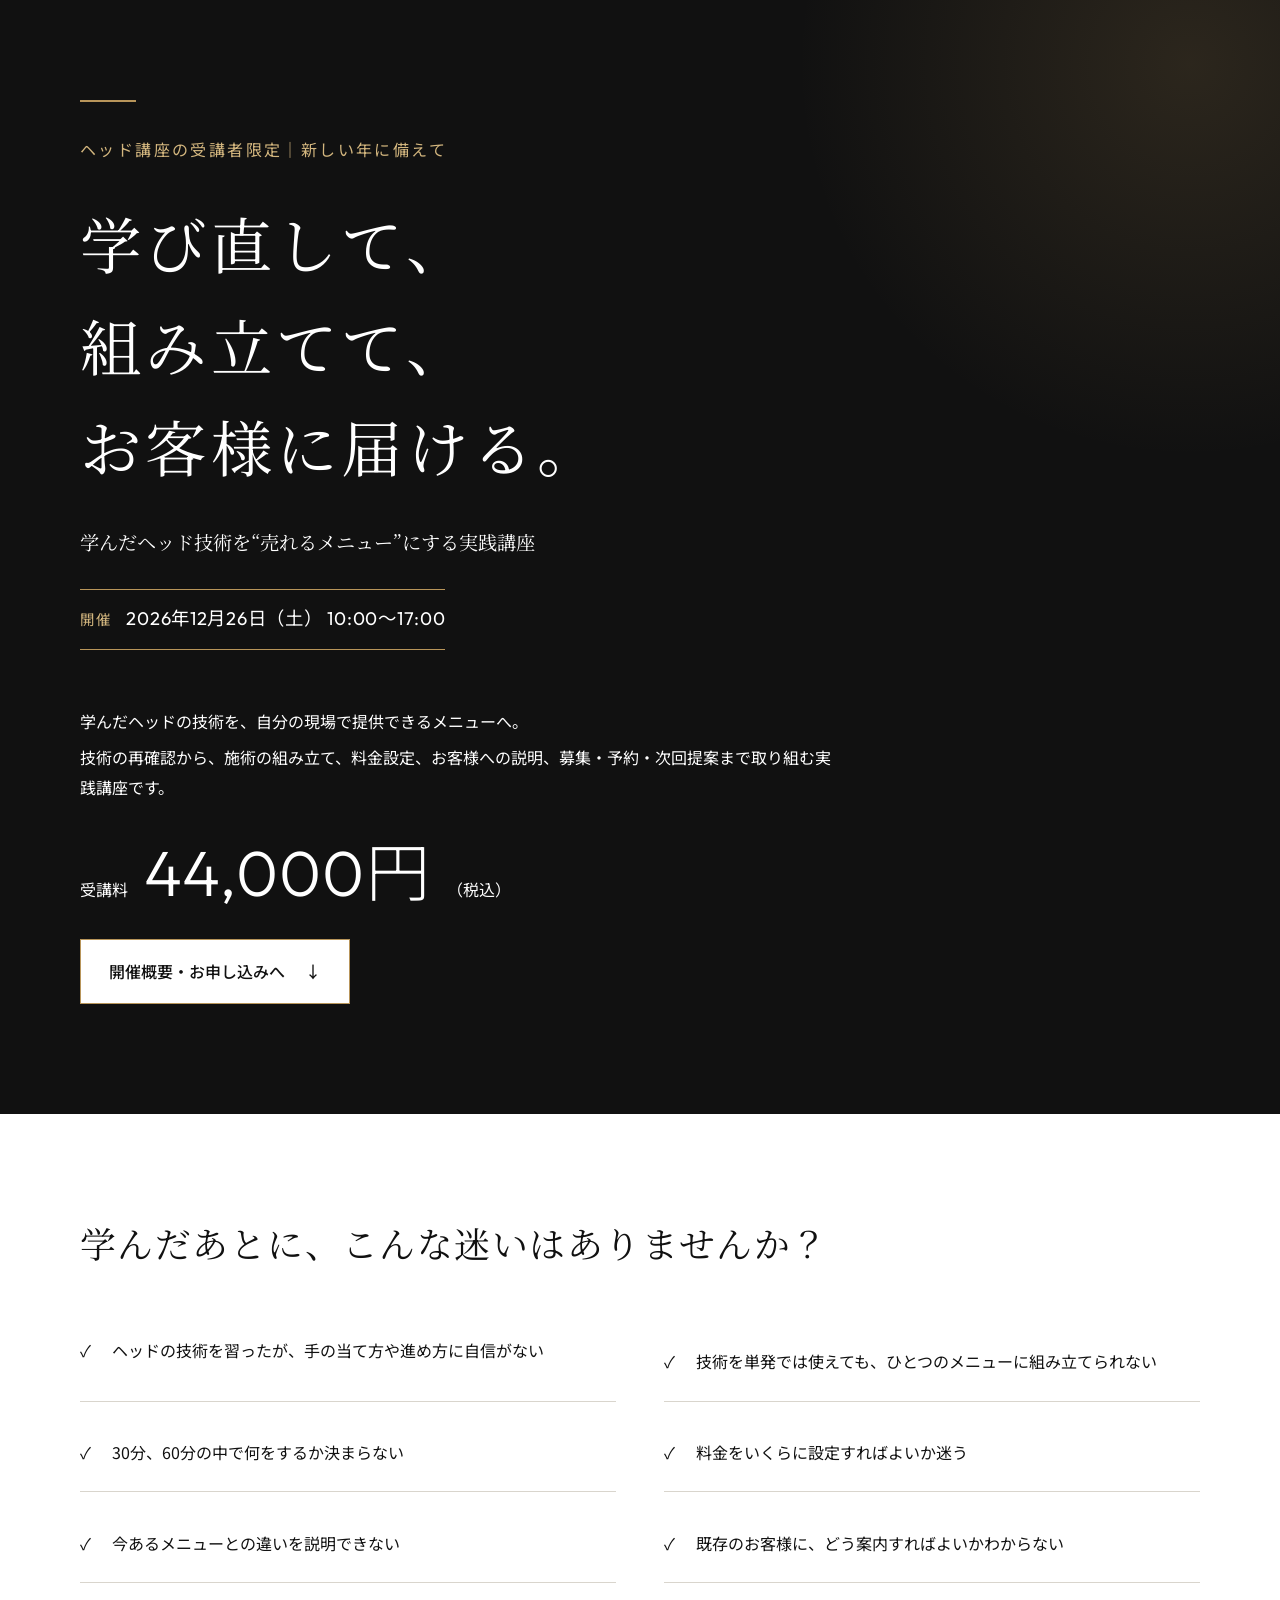
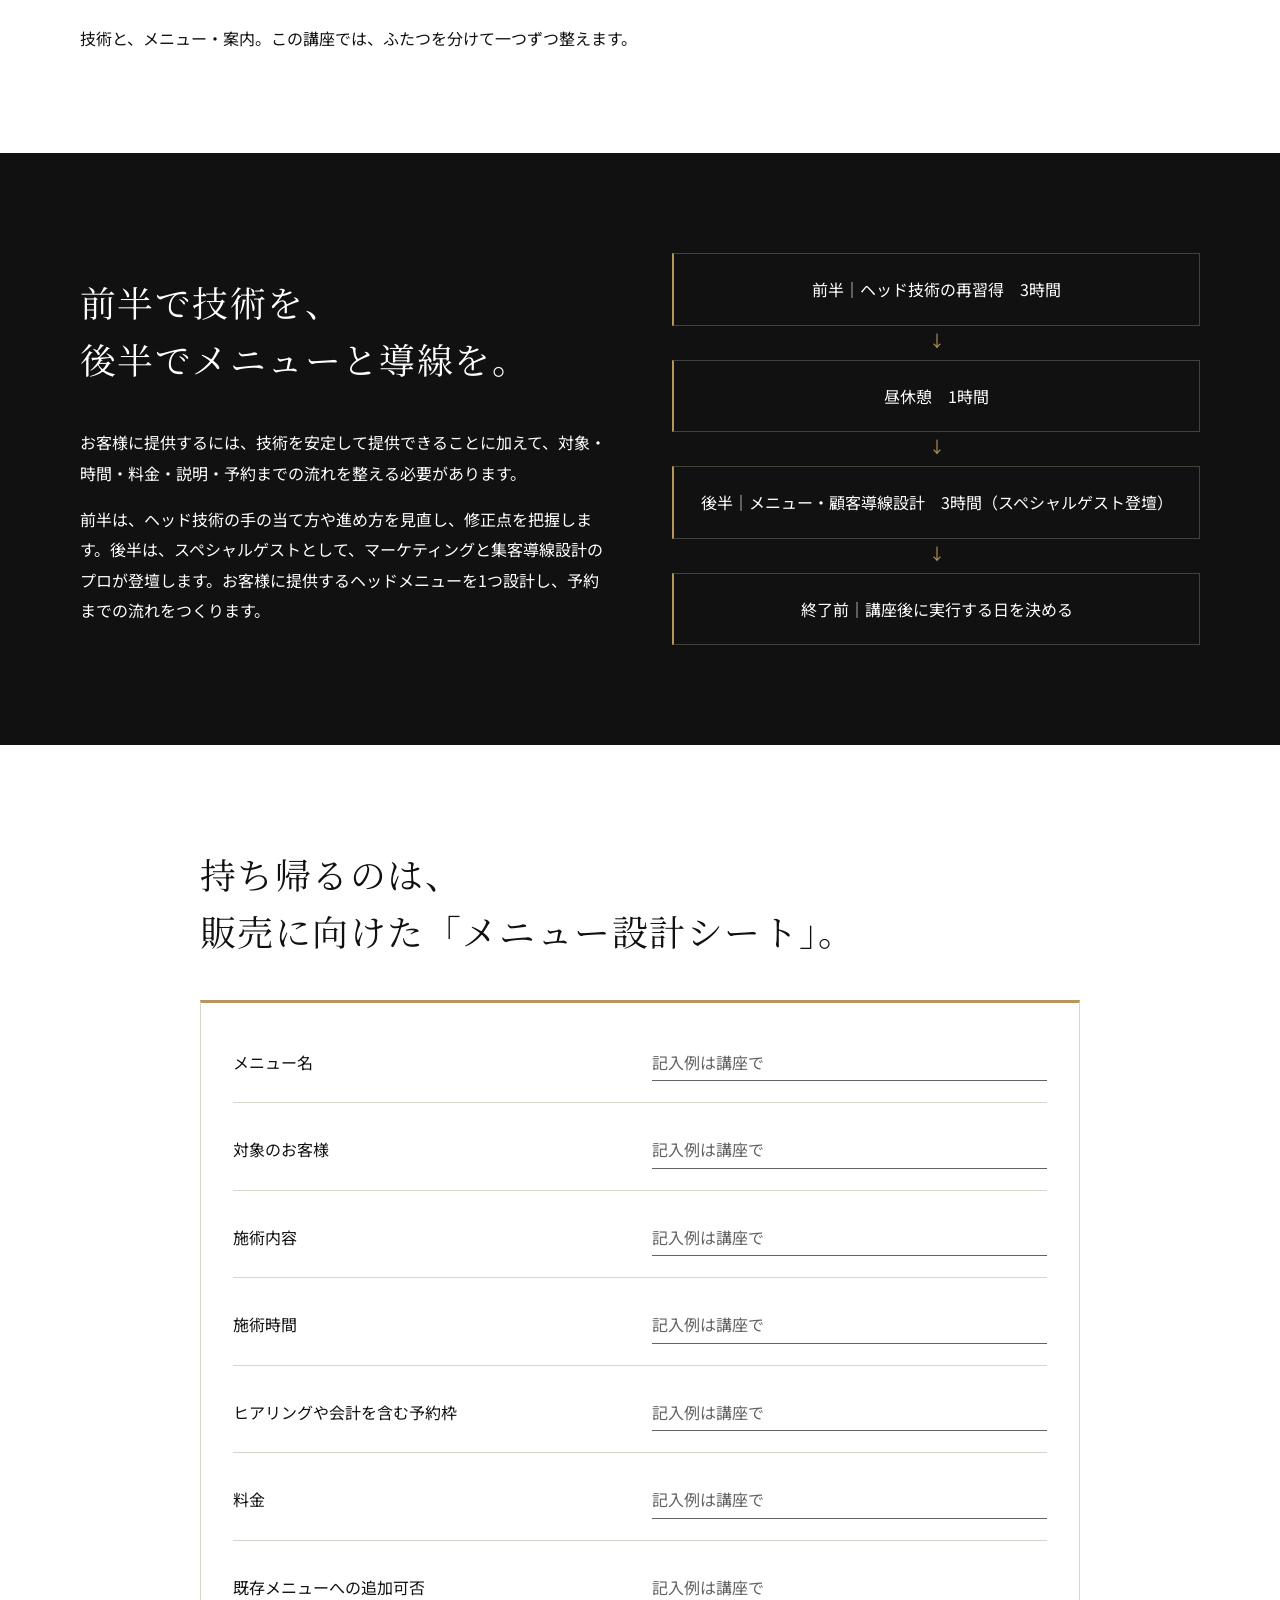
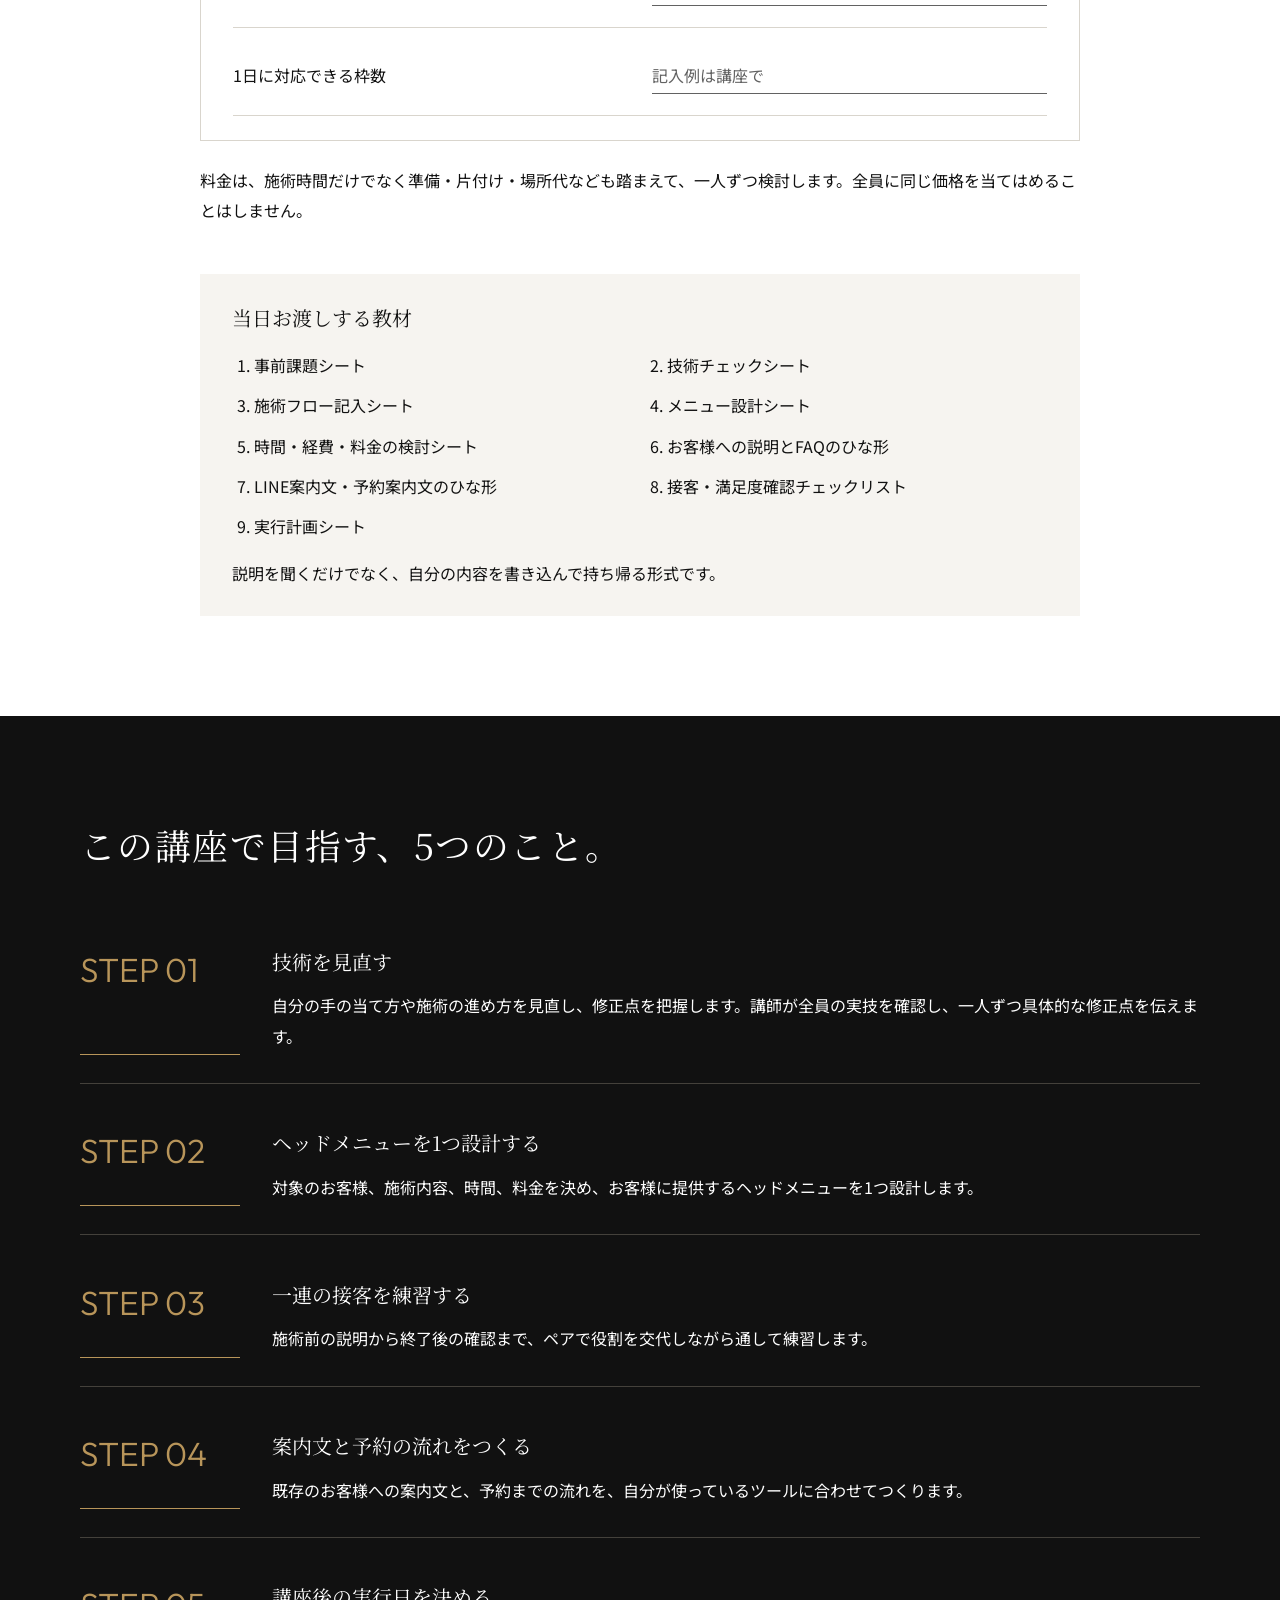
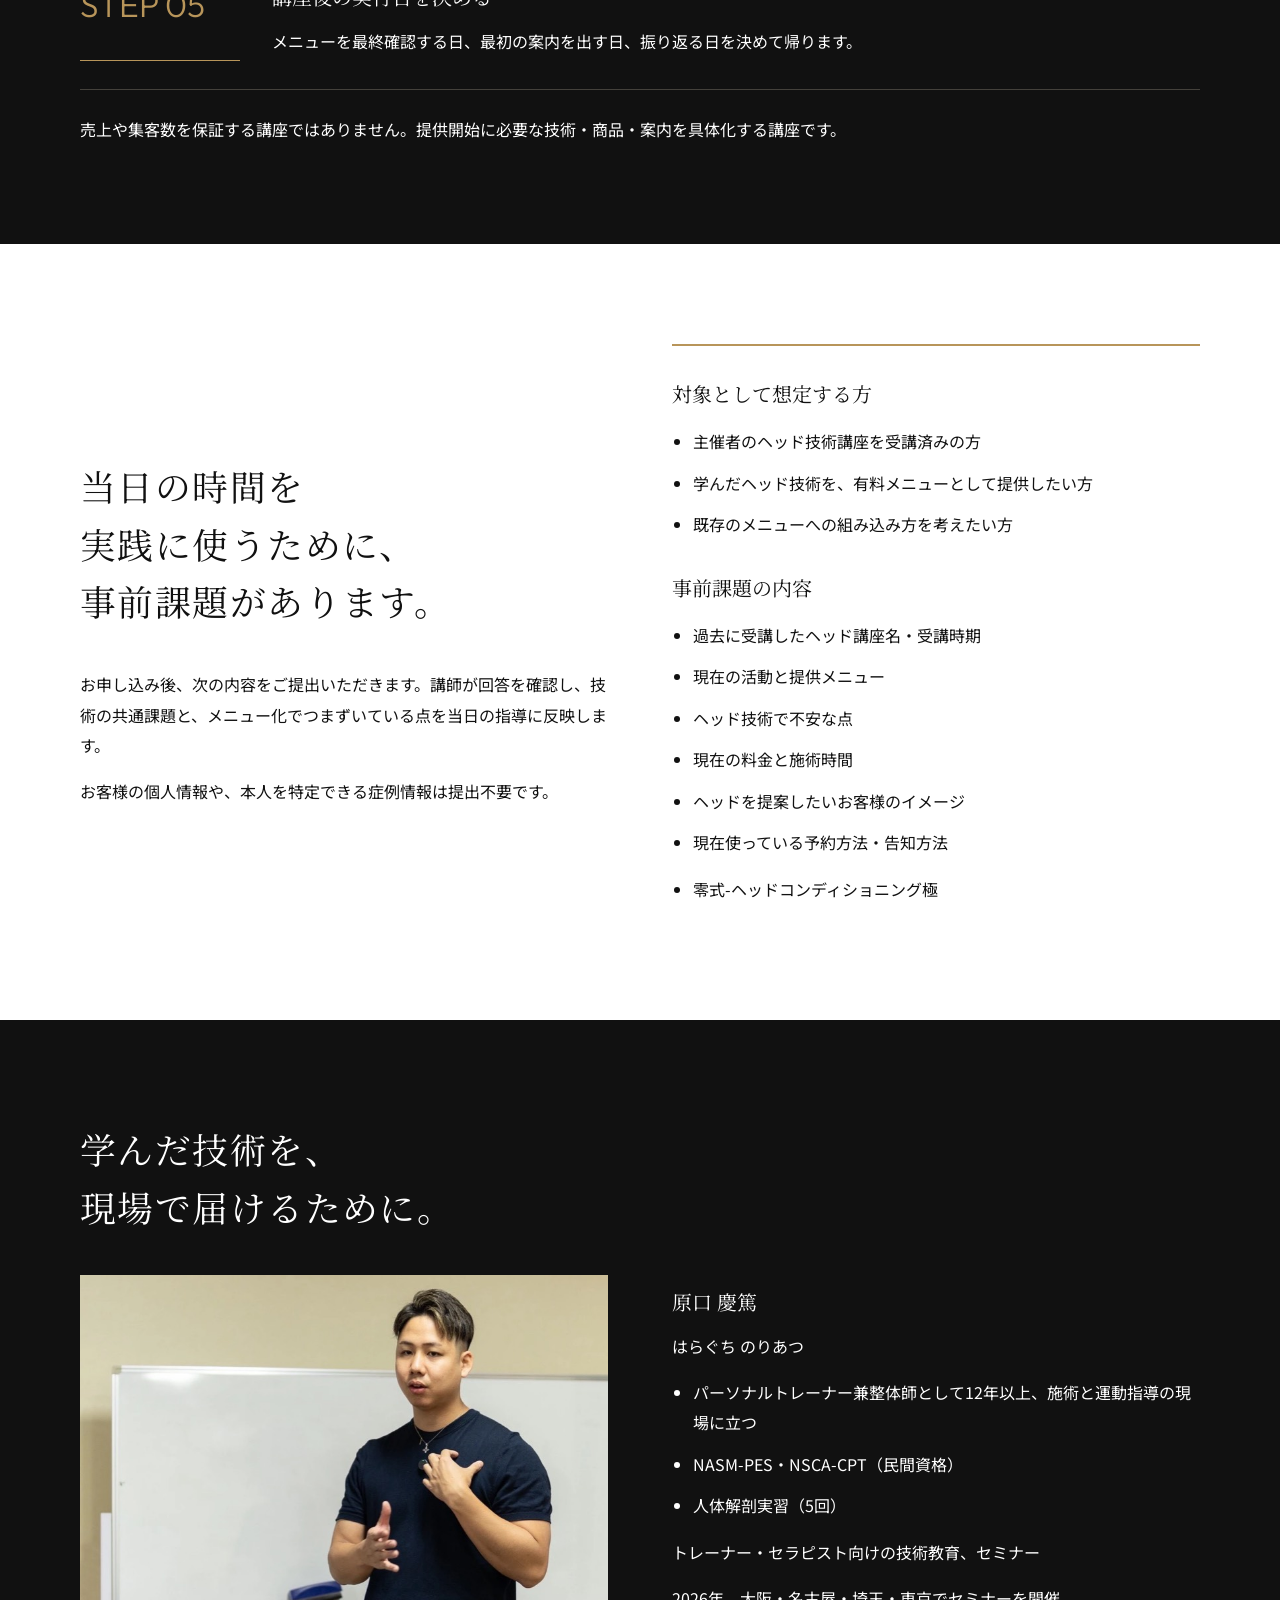
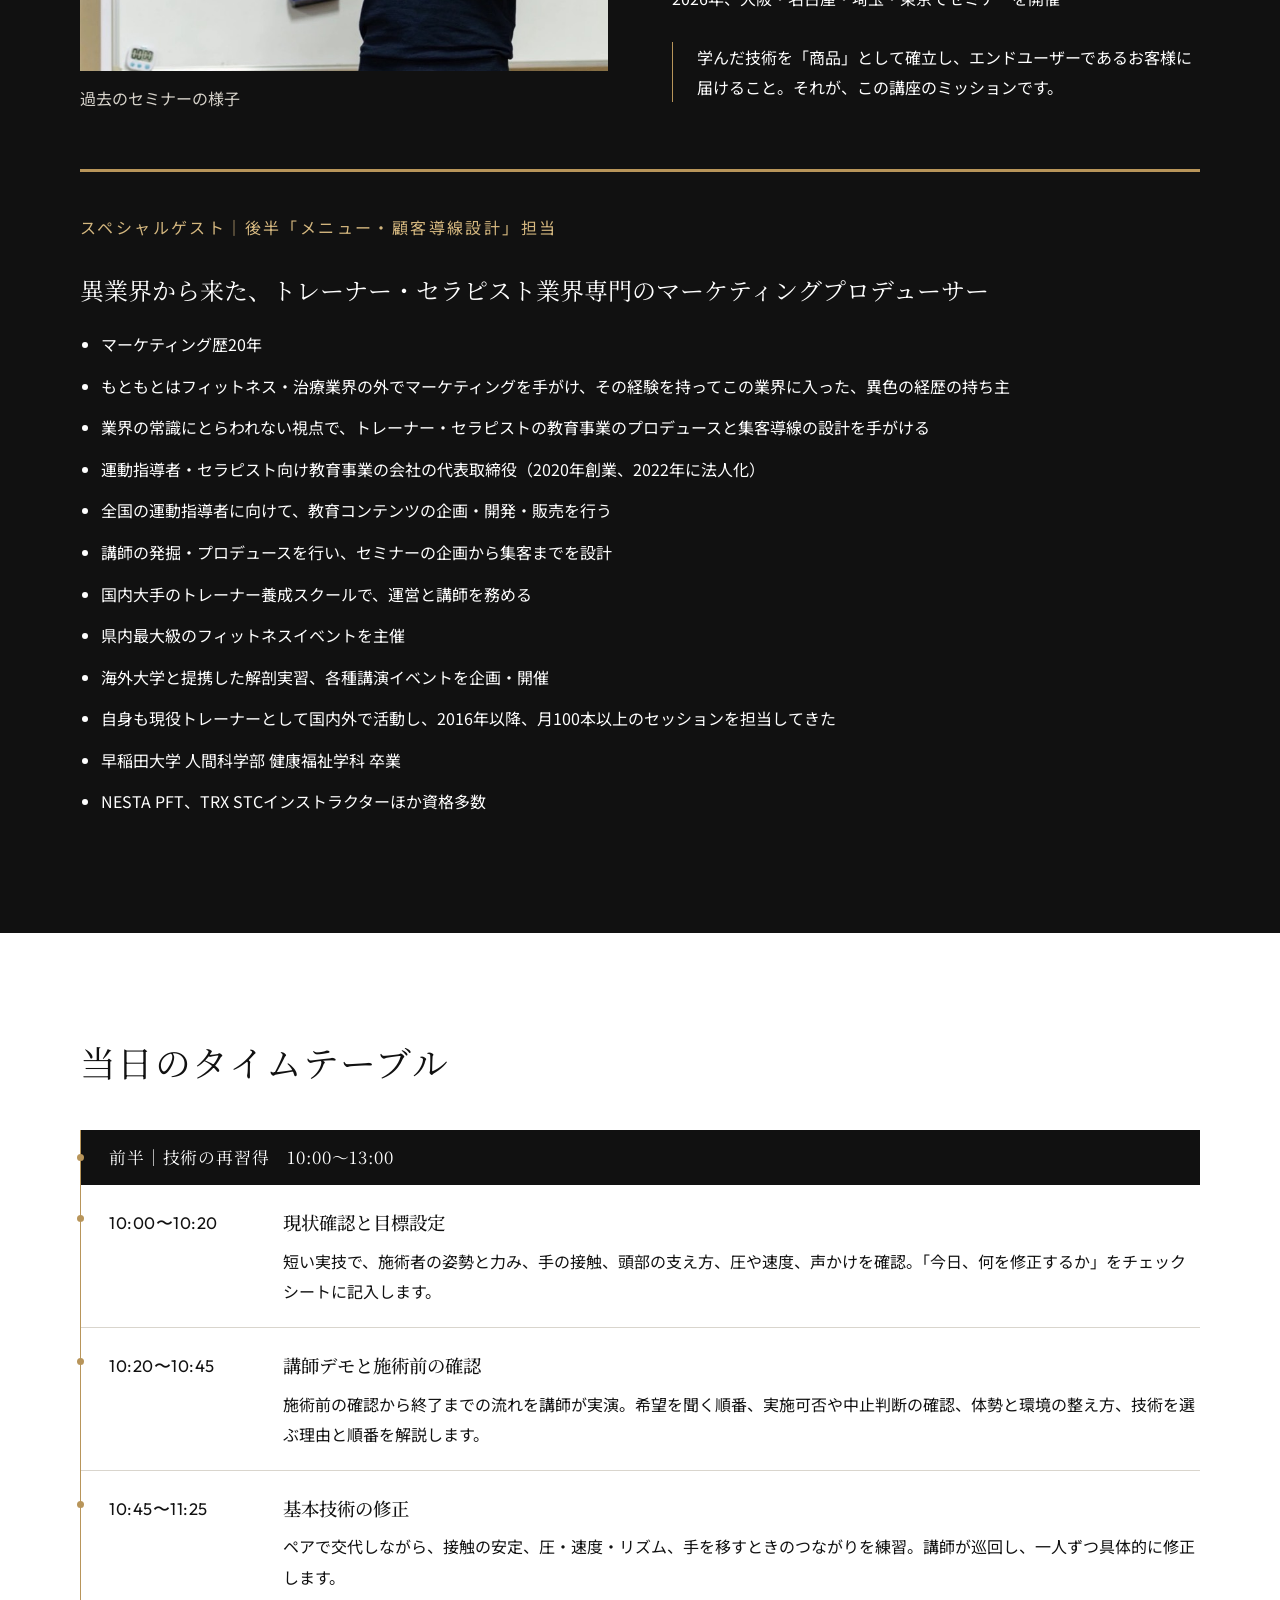
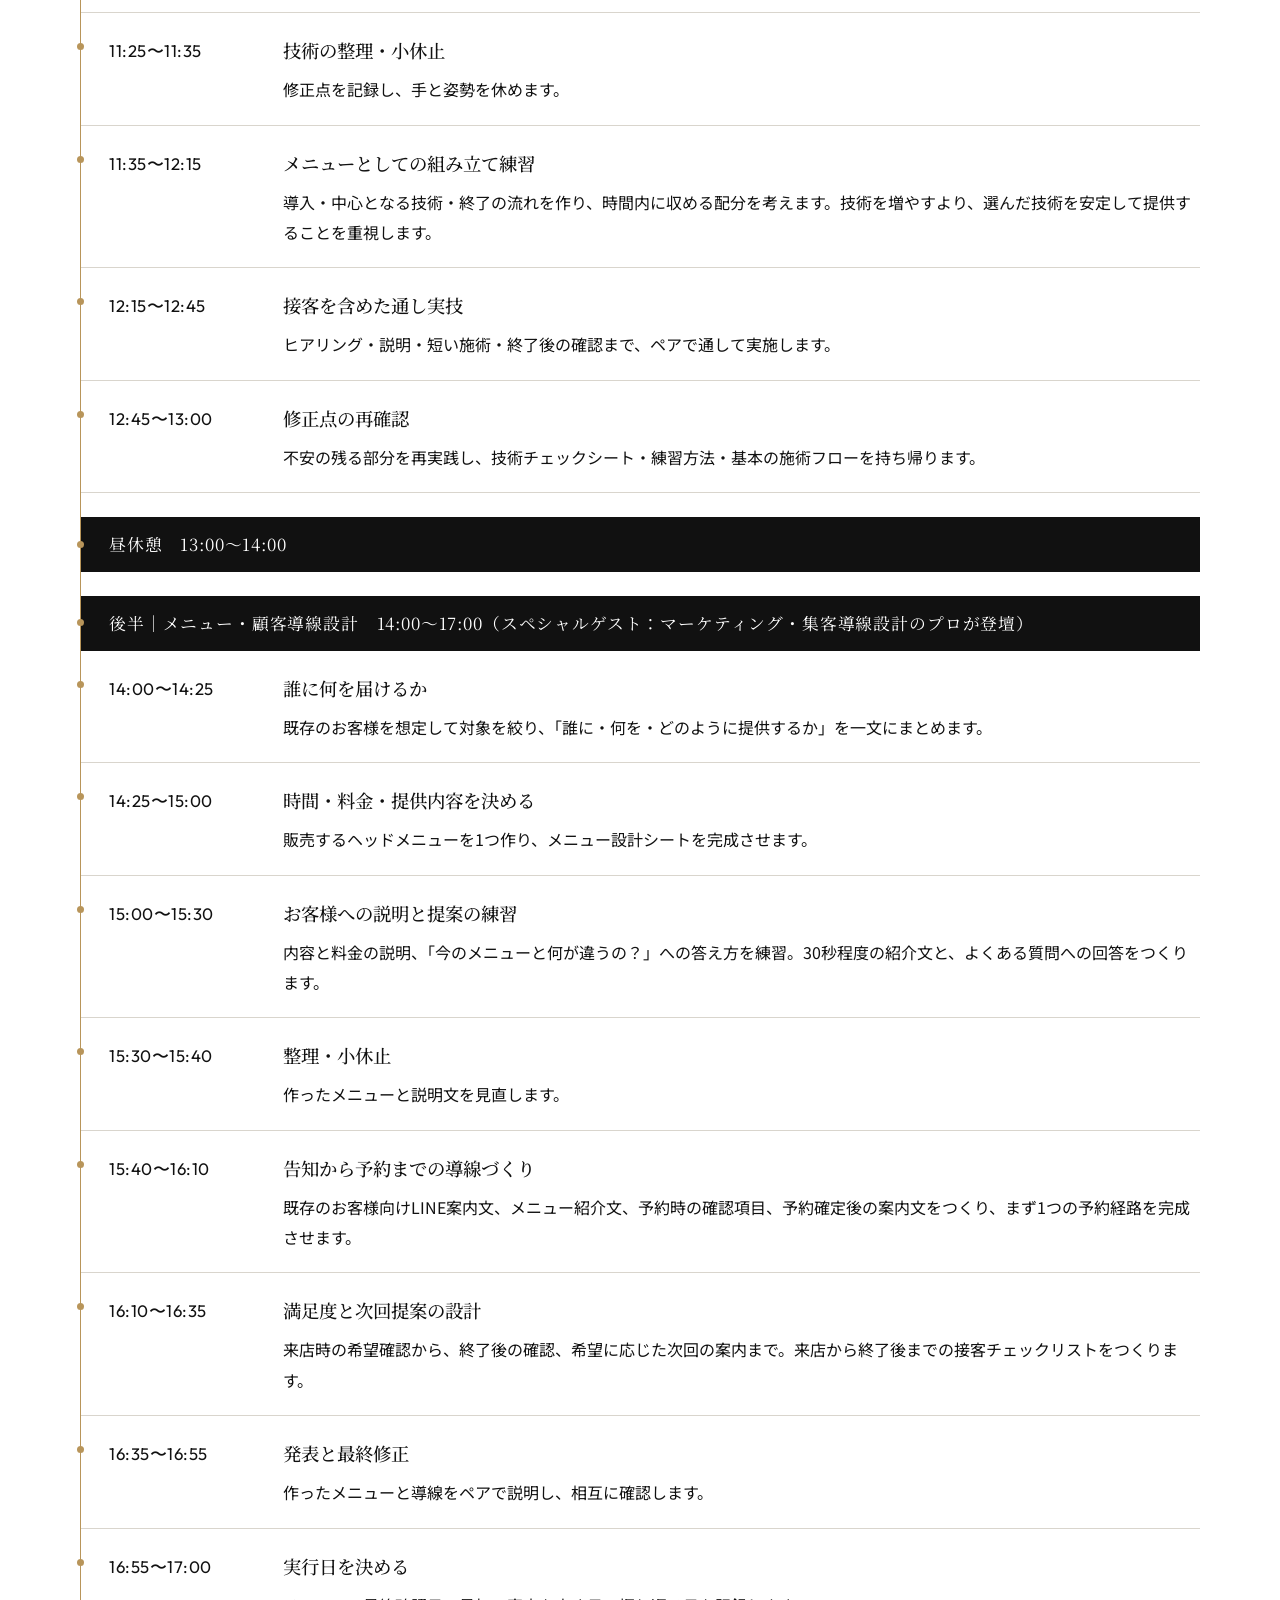
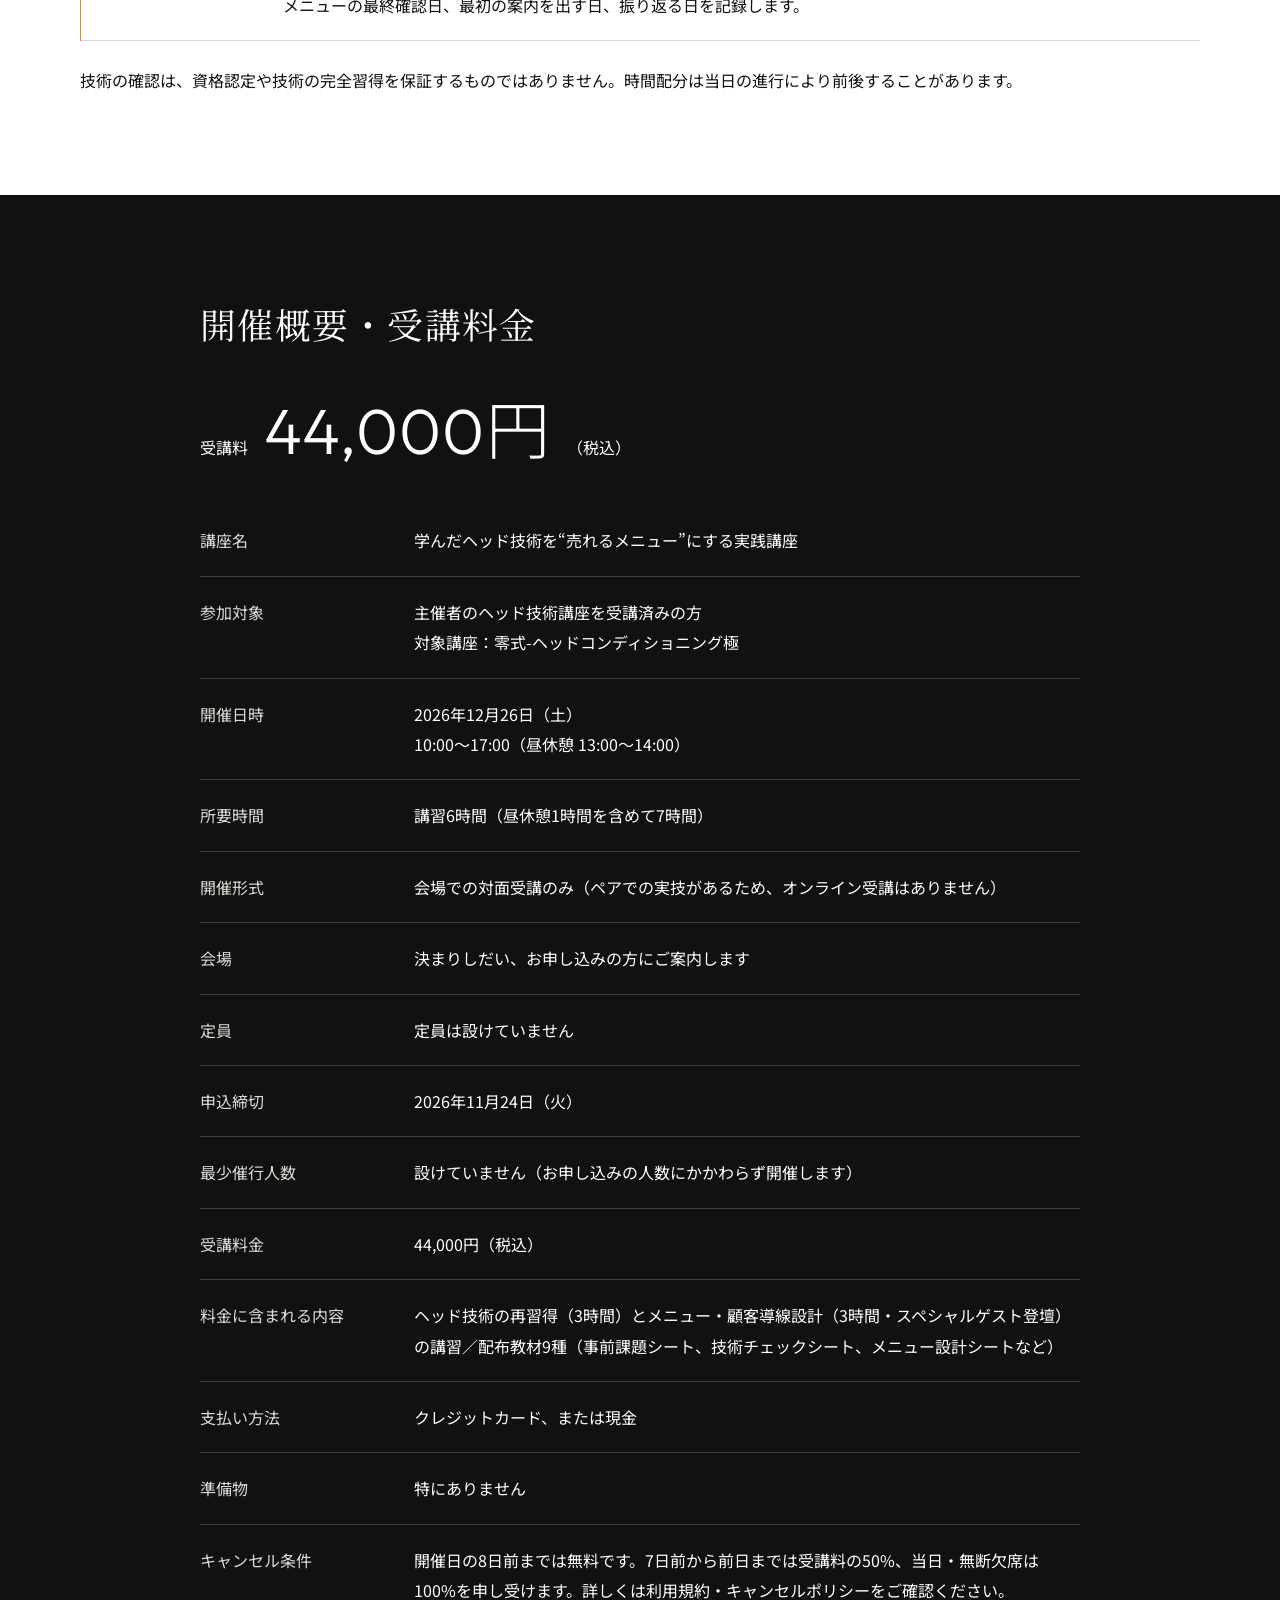
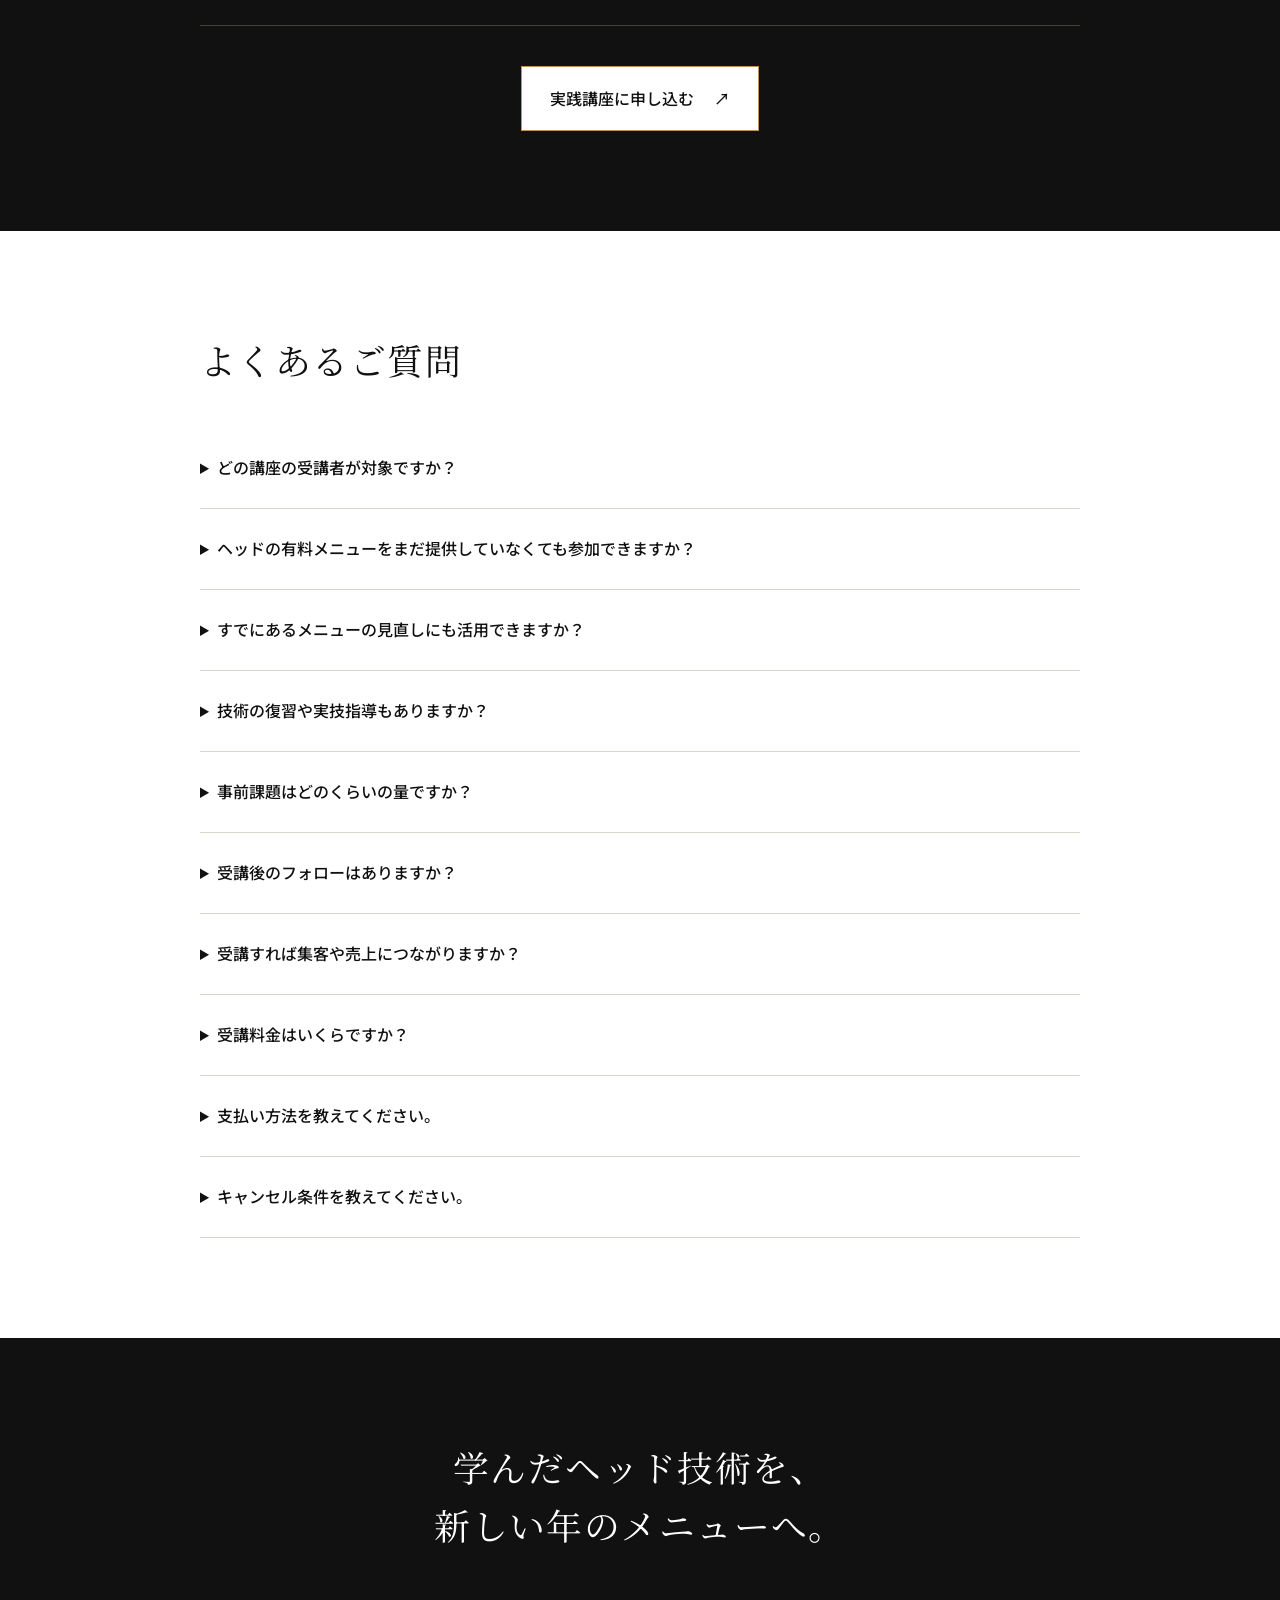
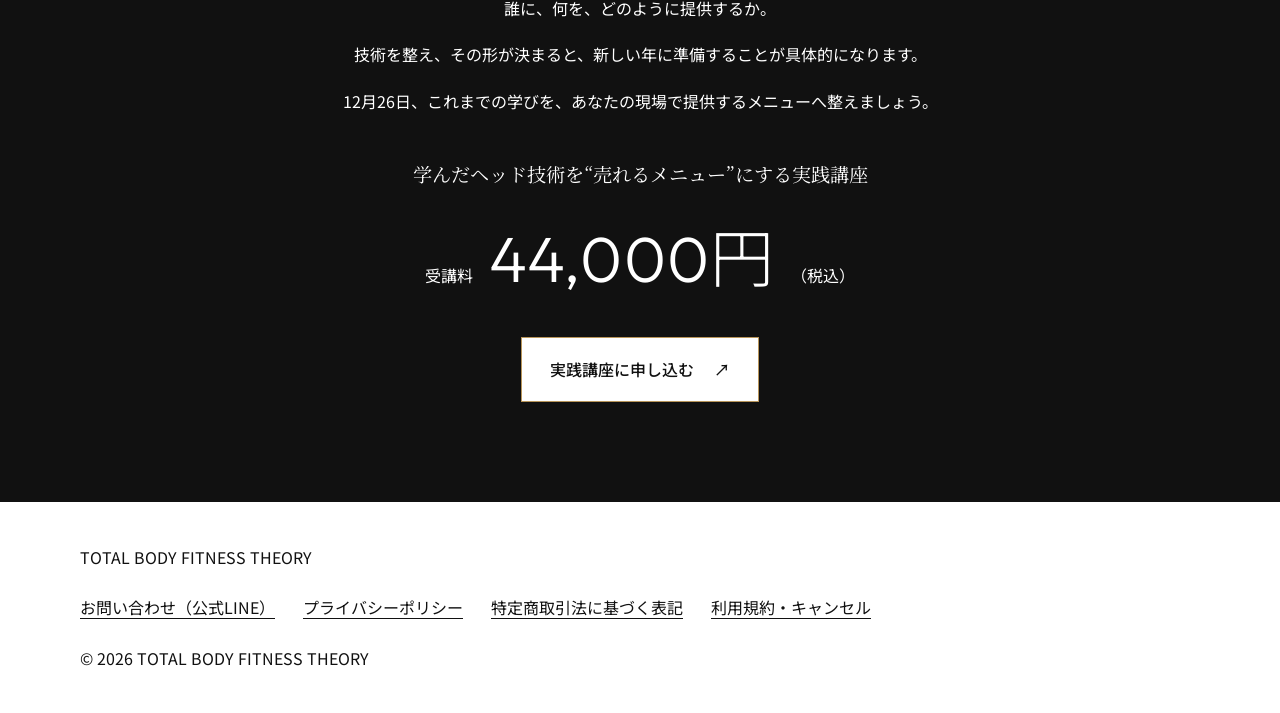
<file: index.html>
<!doctype html>
<html lang="ja">
<head>
<meta charset="utf-8"><meta name="viewport" content="width=device-width, initial-scale=1, viewport-fit=cover">
<meta name="theme-color" content="#111111">
<title>受講者限定｜学んだヘッド技術を“売れるメニュー”にする実践講座</title><meta name="description" content="学んだヘッド技術を“売れるメニュー”にする実践講座。2026年12月26日（土）開催。ヘッド技術の再習得3時間と、メニュー・顧客導線設計3時間。主催者のヘッド技術講座を受講済みの方限定。受講料 44,000円（税込）。">
<meta property="og:type" content="website"><meta property="og:title" content="受講者限定｜学んだヘッド技術を“売れるメニュー”にする実践講座"><meta property="og:description" content="学んだヘッド技術を“売れるメニュー”にする実践講座。2026年12月26日（土）開催。ヘッド技術の再習得3時間と、メニュー・顧客導線設計3時間。主催者のヘッド技術講座を受講済みの方限定。受講料 44,000円（税込）。">
<link rel="preconnect" href="https://fonts.googleapis.com"><link rel="preconnect" href="https://fonts.gstatic.com" crossorigin>
<link href="https://fonts.googleapis.com/css2?family=Noto+Sans+JP:wght@400;500;600&family=Noto+Serif+JP:wght@400;500&family=Outfit:wght@300;400&display=swap" rel="stylesheet">
<link rel="stylesheet" href="assets/style.css"><script src="assets/main.js" defer></script>
</head>
<body>
<a class="skip-link" href="#main">本文へスキップ</a>
<main id="main" tabindex="-1">
<section class="is-black hero" id="hero" aria-labelledby="hero-title"><div class="wrap"><p class="eyebrow">ヘッド講座の受講者限定｜新しい年に備えて</p><h1 id="hero-title">学び直して、<br>組み立てて、<br>お客様に届ける。</h1><p class="course-name">学んだヘッド技術を“売れるメニュー”にする実践講座</p><p class="hero-date"><span>開催</span>2026年12月26日（土） 10:00〜17:00</p><div class="hero-copy"><p>学んだヘッドの技術を、自分の現場で提供できるメニューへ。</p><p>技術の再確認から、施術の組み立て、料金設定、お客様への説明、募集・予約・次回提案まで取り組む実践講座です。</p></div><p class="price"><span>受講料</span><strong>44,000円</strong><span>（税込）</span></p><a class="btn" href="#overview">開催概要・お申し込みへ <span aria-hidden="true">↓</span></a></div></section>
<section class="is-white" aria-labelledby="worriesTitle"><div class="wrap"><h2 id="worriesTitle">学んだあとに、<wbr>こんな迷いは<wbr>ありませんか？</h2><ul class="worries"><li>ヘッドの技術を習ったが、手の当て方や進め方に自信がない</li><li>技術を単発では使えても、ひとつのメニューに組み立てられない</li><li>30分、60分の中で何をするか決まらない</li><li>料金をいくらに設定すればよいか迷う</li><li>今あるメニューとの違いを説明できない</li><li>既存のお客様に、どう案内すればよいかわからない</li></ul><p class="closing">技術と、メニュー・案内。この講座では、ふたつを分けて一つずつ整えます。</p></div></section>
<section class="is-black" aria-labelledby="conceptTitle"><div class="wrap split"><div><h2 id="conceptTitle">前半で技術を、<br>後半で<wbr>メニューと導線を。</h2><p>お客様に提供するには、技術を安定して提供できることに加えて、対象・時間・料金・説明・予約までの流れを整える必要があります。</p><p>前半は、ヘッド技術の手の当て方や進め方を見直し、修正点を把握します。後半は、スペシャルゲストとして、マーケティングと集客導線設計のプロが登壇します。お客様に提供するヘッドメニューを1つ設計し、予約までの流れをつくります。</p></div><ol class="diagram"><li>前半｜ヘッド技術の再習得　3時間</li><li>昼休憩　1時間</li><li>後半｜メニュー・顧客導線設計　3時間（スペシャルゲスト登壇）</li><li>終了前｜講座後に実行する日を決める</li></ol></div></section>
<section class="is-white" aria-labelledby="worksheetTitle"><div class="wrap narrow"><h2 id="worksheetTitle">持ち帰るのは、<br>販売に向けた<wbr>「メニュー設計シート」。</h2><ol class="worksheet"><li><span>メニュー名</span><span class="blank">記入例は講座で</span></li><li><span>対象のお客様</span><span class="blank">記入例は講座で</span></li><li><span>施術内容</span><span class="blank">記入例は講座で</span></li><li><span>施術時間</span><span class="blank">記入例は講座で</span></li><li><span>ヒアリングや会計を含む予約枠</span><span class="blank">記入例は講座で</span></li><li><span>料金</span><span class="blank">記入例は講座で</span></li><li><span>既存メニューへの追加可否</span><span class="blank">記入例は講座で</span></li><li><span>1日に対応できる枠数</span><span class="blank">記入例は講座で</span></li></ol><p class="note">料金は、施術時間だけでなく準備・片付け・場所代なども踏まえて、一人ずつ検討します。全員に同じ価格を当てはめることはしません。</p><div class="materials"><h3>当日お渡しする教材</h3><ol><li>事前課題シート</li><li>技術チェックシート</li><li>施術フロー記入シート</li><li>メニュー設計シート</li><li>時間・経費・料金の検討シート</li><li>お客様への説明とFAQのひな形</li><li>LINE案内文・予約案内文のひな形</li><li>接客・満足度確認チェックリスト</li><li>実行計画シート</li></ol><p>説明を聞くだけでなく、自分の内容を書き込んで持ち帰る形式です。</p></div></div></section>
<section class="is-black" aria-labelledby="stepsTitle"><div class="wrap"><h2 id="stepsTitle">この講座で目指す、<wbr>5つのこと。</h2><ol class="steps"><li><span class="number" aria-hidden="true">STEP 01</span><div><h3>技術を見直す</h3><p>自分の手の当て方や施術の進め方を見直し、修正点を把握します。講師が全員の実技を確認し、一人ずつ具体的な修正点を伝えます。</p></div></li><li><span class="number" aria-hidden="true">STEP 02</span><div><h3>ヘッドメニューを1つ設計する</h3><p>対象のお客様、施術内容、時間、料金を決め、お客様に提供するヘッドメニューを1つ設計します。</p></div></li><li><span class="number" aria-hidden="true">STEP 03</span><div><h3>一連の接客を練習する</h3><p>施術前の説明から終了後の確認まで、ペアで役割を交代しながら通して練習します。</p></div></li><li><span class="number" aria-hidden="true">STEP 04</span><div><h3>案内文と予約の流れをつくる</h3><p>既存のお客様への案内文と、予約までの流れを、自分が使っているツールに合わせてつくります。</p></div></li><li><span class="number" aria-hidden="true">STEP 05</span><div><h3>講座後の実行日を決める</h3><p>メニューを最終確認する日、最初の案内を出す日、振り返る日を決めて帰ります。</p></div></li></ol><p class="note">売上や集客数を保証する講座ではありません。提供開始に必要な技術・商品・案内を具体化する講座です。</p></div></section>
<section class="is-white" aria-labelledby="targetTitle"><div class="wrap split"><div><h2 id="targetTitle">当日の時間を<wbr>実践に使うために、<br>事前課題があります。</h2><p>お申し込み後、次の内容をご提出いただきます。講師が回答を確認し、技術の共通課題と、メニュー化でつまずいている点を当日の指導に反映します。</p><p>お客様の個人情報や、本人を特定できる症例情報は提出不要です。</p></div><div class="target-card"><h3>対象として想定する方</h3><ul><li>主催者のヘッド技術講座を受講済みの方</li><li>学んだヘッド技術を、有料メニューとして提供したい方</li><li>既存のメニューへの組み込み方を考えたい方</li></ul><h3 class="prework-label">事前課題の内容</h3><ul><li>過去に受講したヘッド講座名・受講時期</li><li>現在の活動と提供メニュー</li><li>ヘッド技術で不安な点</li><li>現在の料金と施術時間</li><li>ヘッドを提案したいお客様のイメージ</li><li>現在使っている予約方法・告知方法</li></ul><ul><li>零式-ヘッドコンディショニング極</li></ul></div></div></section>
<section class="is-black" aria-labelledby="instructorTitle"><div class="wrap"><h2 id="instructorTitle">学んだ技術を、<br>現場で届けるために。</h2><div class="split"><figure><img class="photo" src="assets/img/lecture-talk.jpg" alt="原口慶篤による過去のセミナーの様子" style="--focus:50% 50%;--focus-m:50% 50%;--ratio:4/3" loading="lazy" width="800" height="1200"><figcaption>過去のセミナーの様子</figcaption></figure><div><h3>原口 慶篤</h3><p>はらぐち のりあつ</p><ul><li>パーソナルトレーナー兼整体師として12年以上、施術と運動指導の現場に立つ</li><li>NASM-PES・NSCA-CPT（民間資格）</li><li>人体解剖実習（5回）</li></ul><p>トレーナー・セラピスト向けの技術教育、セミナー</p><p>2026年、大阪・名古屋・埼玉・東京でセミナーを開催</p><div class="policy"><p>学んだ技術を「商品」として確立し、エンドユーザーであるお客様に届けること。それが、この講座のミッションです。</p></div></div></div><div class="guest"><p class="eyebrow">スペシャルゲスト｜後半「メニュー・顧客導線設計」担当</p><h3>異業界から来た、トレーナー・セラピスト業界専門のマーケティングプロデューサー</h3><ul><li>マーケティング歴20年</li><li>もともとはフィットネス・治療業界の外でマーケティングを手がけ、その経験を持ってこの業界に入った、異色の経歴の持ち主</li><li>業界の常識にとらわれない視点で、トレーナー・セラピストの教育事業のプロデュースと集客導線の設計を手がける</li><li>運動指導者・セラピスト向け教育事業の会社の代表取締役（2020年創業、2022年に法人化）</li><li>全国の運動指導者に向けて、教育コンテンツの企画・開発・販売を行う</li><li>講師の発掘・プロデュースを行い、セミナーの企画から集客までを設計</li><li>国内大手のトレーナー養成スクールで、運営と講師を務める</li><li>県内最大級のフィットネスイベントを主催</li><li>海外大学と提携した解剖実習、各種講演イベントを企画・開催</li><li>自身も現役トレーナーとして国内外で活動し、2016年以降、月100本以上のセッションを担当してきた</li><li>早稲田大学 人間科学部 健康福祉学科 卒業</li><li>NESTA PFT、TRX STCインストラクターほか資格多数</li></ul></div></div></section>
<section class="is-white" aria-labelledby="flowTitle"><div class="wrap"><h2 id="flowTitle">当日の<wbr>タイムテーブル</h2><ol class="timetable"><li class="part"><h3>前半｜技術の再習得　10:00〜13:00</h3></li><li><span class="time">10:00〜10:20</span><div><h4>現状確認と目標設定</h4><p>短い実技で、施術者の姿勢と力み、手の接触、頭部の支え方、圧や速度、声かけを確認。「今日、何を修正するか」をチェックシートに記入します。</p></div></li><li><span class="time">10:20〜10:45</span><div><h4>講師デモと施術前の確認</h4><p>施術前の確認から終了までの流れを講師が実演。希望を聞く順番、実施可否や中止判断の確認、体勢と環境の整え方、技術を選ぶ理由と順番を解説します。</p></div></li><li><span class="time">10:45〜11:25</span><div><h4>基本技術の修正</h4><p>ペアで交代しながら、接触の安定、圧・速度・リズム、手を移すときのつながりを練習。講師が巡回し、一人ずつ具体的に修正します。</p></div></li><li><span class="time">11:25〜11:35</span><div><h4>技術の整理・小休止</h4><p>修正点を記録し、手と姿勢を休めます。</p></div></li><li><span class="time">11:35〜12:15</span><div><h4>メニューとしての組み立て練習</h4><p>導入・中心となる技術・終了の流れを作り、時間内に収める配分を考えます。技術を増やすより、選んだ技術を安定して提供することを重視します。</p></div></li><li><span class="time">12:15〜12:45</span><div><h4>接客を含めた通し実技</h4><p>ヒアリング・説明・短い施術・終了後の確認まで、ペアで通して実施します。</p></div></li><li><span class="time">12:45〜13:00</span><div><h4>修正点の再確認</h4><p>不安の残る部分を再実践し、技術チェックシート・練習方法・基本の施術フローを持ち帰ります。</p></div></li><li class="part"><h3>昼休憩　13:00〜14:00</h3></li><li class="part"><h3>後半｜メニュー・顧客導線設計　14:00〜17:00（スペシャルゲスト：マーケティング・集客導線設計のプロが登壇）</h3></li><li><span class="time">14:00〜14:25</span><div><h4>誰に何を届けるか</h4><p>既存のお客様を想定して対象を絞り、「誰に・何を・どのように提供するか」を一文にまとめます。</p></div></li><li><span class="time">14:25〜15:00</span><div><h4>時間・料金・提供内容を決める</h4><p>販売するヘッドメニューを1つ作り、メニュー設計シートを完成させます。</p></div></li><li><span class="time">15:00〜15:30</span><div><h4>お客様への説明と提案の練習</h4><p>内容と料金の説明、「今のメニューと何が違うの？」への答え方を練習。30秒程度の紹介文と、よくある質問への回答をつくります。</p></div></li><li><span class="time">15:30〜15:40</span><div><h4>整理・小休止</h4><p>作ったメニューと説明文を見直します。</p></div></li><li><span class="time">15:40〜16:10</span><div><h4>告知から予約までの導線づくり</h4><p>既存のお客様向けLINE案内文、メニュー紹介文、予約時の確認項目、予約確定後の案内文をつくり、まず1つの予約経路を完成させます。</p></div></li><li><span class="time">16:10〜16:35</span><div><h4>満足度と次回提案の設計</h4><p>来店時の希望確認から、終了後の確認、希望に応じた次回の案内まで。来店から終了後までの接客チェックリストをつくります。</p></div></li><li><span class="time">16:35〜16:55</span><div><h4>発表と最終修正</h4><p>作ったメニューと導線をペアで説明し、相互に確認します。</p></div></li><li><span class="time">16:55〜17:00</span><div><h4>実行日を決める</h4><p>メニューの最終確認日、最初の案内を出す日、振り返る日を記録します。</p></div></li></ol><p class="note">技術の確認は、資格認定や技術の完全習得を保証するものではありません。時間配分は当日の進行により前後することがあります。</p></div></section>
<section class="is-black" id="overview" aria-labelledby="overviewTitle"><div class="wrap narrow"><h2 id="overviewTitle">開催概要・受講料金</h2><p class="price"><span>受講料</span><strong>44,000円</strong><span>（税込）</span></p><dl class="overview"><div><dt>講座名</dt><dd>学んだヘッド技術を“売れるメニュー”にする実践講座</dd></div><div><dt>参加対象</dt><dd>主催者のヘッド技術講座を受講済みの方<br>対象講座：零式-ヘッドコンディショニング極</dd></div><div><dt>開催日時</dt><dd>2026年12月26日（土）<br>10:00〜17:00（昼休憩 13:00〜14:00）</dd></div><div><dt>所要時間</dt><dd>講習6時間（昼休憩1時間を含めて7時間）</dd></div><div><dt>開催形式</dt><dd>会場での対面受講のみ（ペアでの実技があるため、オンライン受講はありません）</dd></div><div><dt>会場</dt><dd>決まりしだい、お申し込みの方にご案内します</dd></div><div><dt>定員</dt><dd>定員は設けていません</dd></div><div><dt>申込締切</dt><dd>2026年11月24日（火）</dd></div><div><dt>最少催行人数</dt><dd>設けていません（お申し込みの人数にかかわらず開催します）</dd></div><div><dt>受講料金</dt><dd>44,000円（税込）</dd></div><div><dt>料金に含まれる内容</dt><dd>ヘッド技術の再習得（3時間）とメニュー・顧客導線設計（3時間・スペシャルゲスト登壇）の講習／配布教材9種（事前課題シート、技術チェックシート、メニュー設計シートなど）</dd></div><div><dt>支払い方法</dt><dd>クレジットカード、または現金</dd></div><div><dt>準備物</dt><dd>特にありません</dd></div><div><dt>キャンセル条件</dt><dd>開催日の8日前までは無料です。7日前から前日までは受講料の50%、当日・無断欠席は100%を申し受けます。詳しくは利用規約・キャンセルポリシーをご確認ください。</dd></div></dl><div class="cta-group"><a class="btn" href="https://forms.gle/SWR2AjJEjsTACsHn6" rel="noopener">実践講座に申し込む <span aria-hidden="true">↗</span></a></div></div></section>
<section class="is-white" aria-labelledby="faqTitle"><div class="wrap narrow"><h2 id="faqTitle">よくあるご質問</h2><details><summary>どの講座の受講者が対象ですか？</summary><p>零式-ヘッドコンディショニング極を受講済みの方が対象です。</p></details><details><summary>ヘッドの有料メニューをまだ提供していなくても参加できますか？</summary><p>参加できます。学んだヘッド技術を、これから有料メニューにしたい方を想定した講座です。</p></details><details><summary>すでにあるメニューの見直しにも活用できますか？</summary><p>活用できます。既存メニューへの組み込み方や、お客様への説明の仕方も、講座で扱う内容です。</p></details><details><summary>技術の復習や実技指導もありますか？</summary><p>あります。前半の3時間で、ペアでの実技と講師の巡回指導を行い、一人ずつ具体的な修正点をお伝えします。</p></details><details><summary>事前課題はどのくらいの量ですか？</summary><p>受講した講座名、現在の活動とメニュー、技術で不安な点など6項目です。お客様の個人情報や症例情報は提出不要です。</p></details><details><summary>受講後のフォローはありますか？</summary><p>受講後のフォローは、この講座には含まれていません。</p></details><details><summary>受講すれば集客や売上につながりますか？</summary><p>この講座で扱うのは、技術の見直しと、メニュー・案内・予約の流れの具体化です。集客数や売上をお約束するものではありません。</p></details><details><summary>受講料金はいくらですか？</summary><p>受講料は44,000円（税込）です。</p></details><details><summary>支払い方法を教えてください。</summary><p>クレジットカード、または現金</p></details><details><summary>キャンセル条件を教えてください。</summary><p>開催日の8日前までは無料です。7日前から前日までは受講料の50%、当日・無断欠席は100%を申し受けます。詳しくは利用規約・キャンセルポリシーをご確認ください。</p></details></div></section>
<section class="is-black final" aria-labelledby="finalTitle"><div class="wrap"><h2 id="finalTitle">学んだヘッド技術を、<br>新しい年の<wbr>メニューへ。</h2><p>誰に、何を、どのように提供するか。</p><p>技術を整え、その形が決まると、新しい年に準備することが具体的になります。</p><p>12月26日、これまでの学びを、あなたの現場で提供するメニューへ整えましょう。</p><p class="course-name">学んだヘッド技術を“売れるメニュー”にする実践講座</p><p class="price"><span>受講料</span><strong>44,000円</strong><span>（税込）</span></p><div class="cta-group"><a class="btn" href="https://forms.gle/SWR2AjJEjsTACsHn6" rel="noopener">実践講座に申し込む <span aria-hidden="true">↗</span></a></div></div></section>
</main>
<footer><section class="is-white footer" aria-labelledby="footer-title"><div class="wrap"><h2 class="sr-only" id="footer-title">主催者・お問い合わせ</h2><p>TOTAL BODY FITNESS THEORY</p><nav aria-label="主催者・お問い合わせ"><a href="https://lin.ee/Tzghten" rel="noopener">お問い合わせ（公式LINE）</a><a href="legal/#privacy" rel="noopener">プライバシーポリシー</a><a href="legal/#tokushoho" rel="noopener">特定商取引法に基づく表記</a><a href="legal/#terms" rel="noopener">利用規約・キャンセル</a></nav><p>© 2026 TOTAL BODY FITNESS THEORY</p></div></section></footer>
<aside class="sticky-cta"><p>12/26（土）開催<span>44,000円（税込）</span></p><a class="btn" href="https://forms.gle/SWR2AjJEjsTACsHn6" rel="noopener">申し込む <span aria-hidden="true">↗</span></a></aside>
</body></html>
</file>
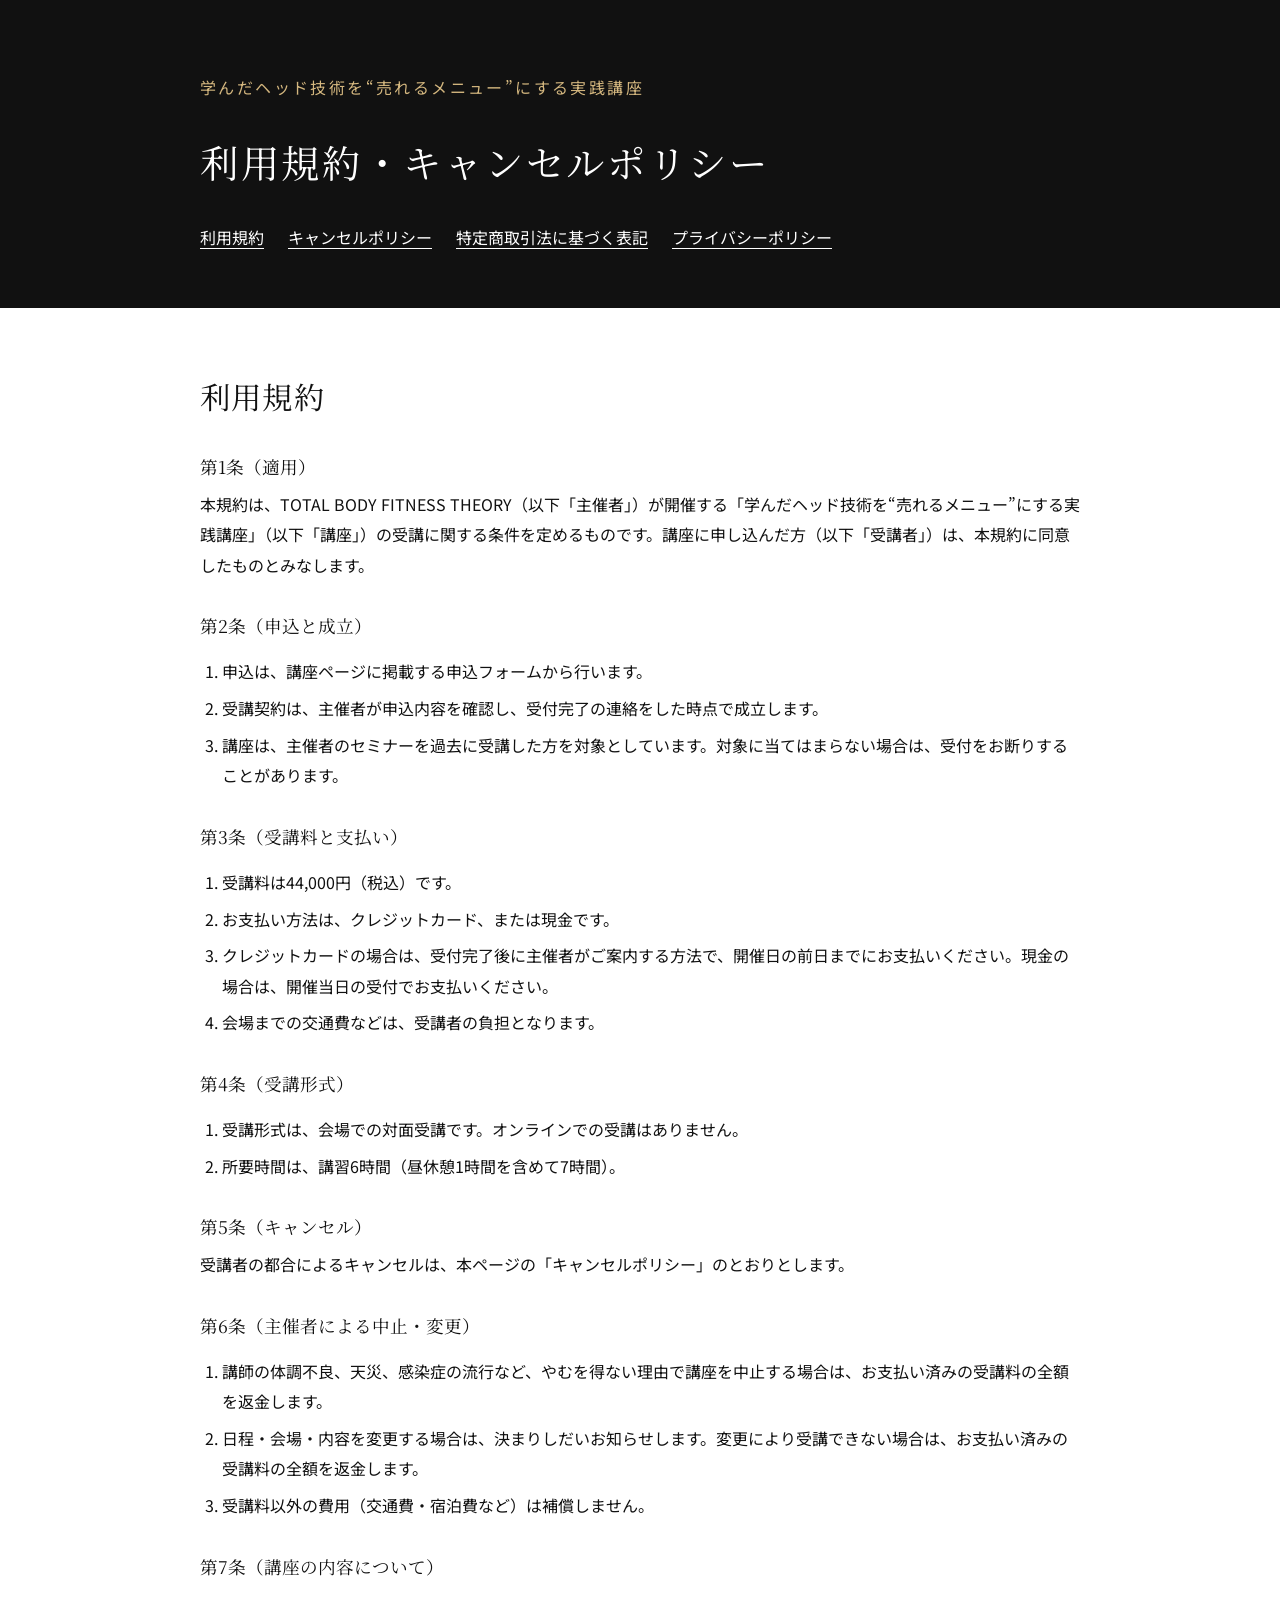
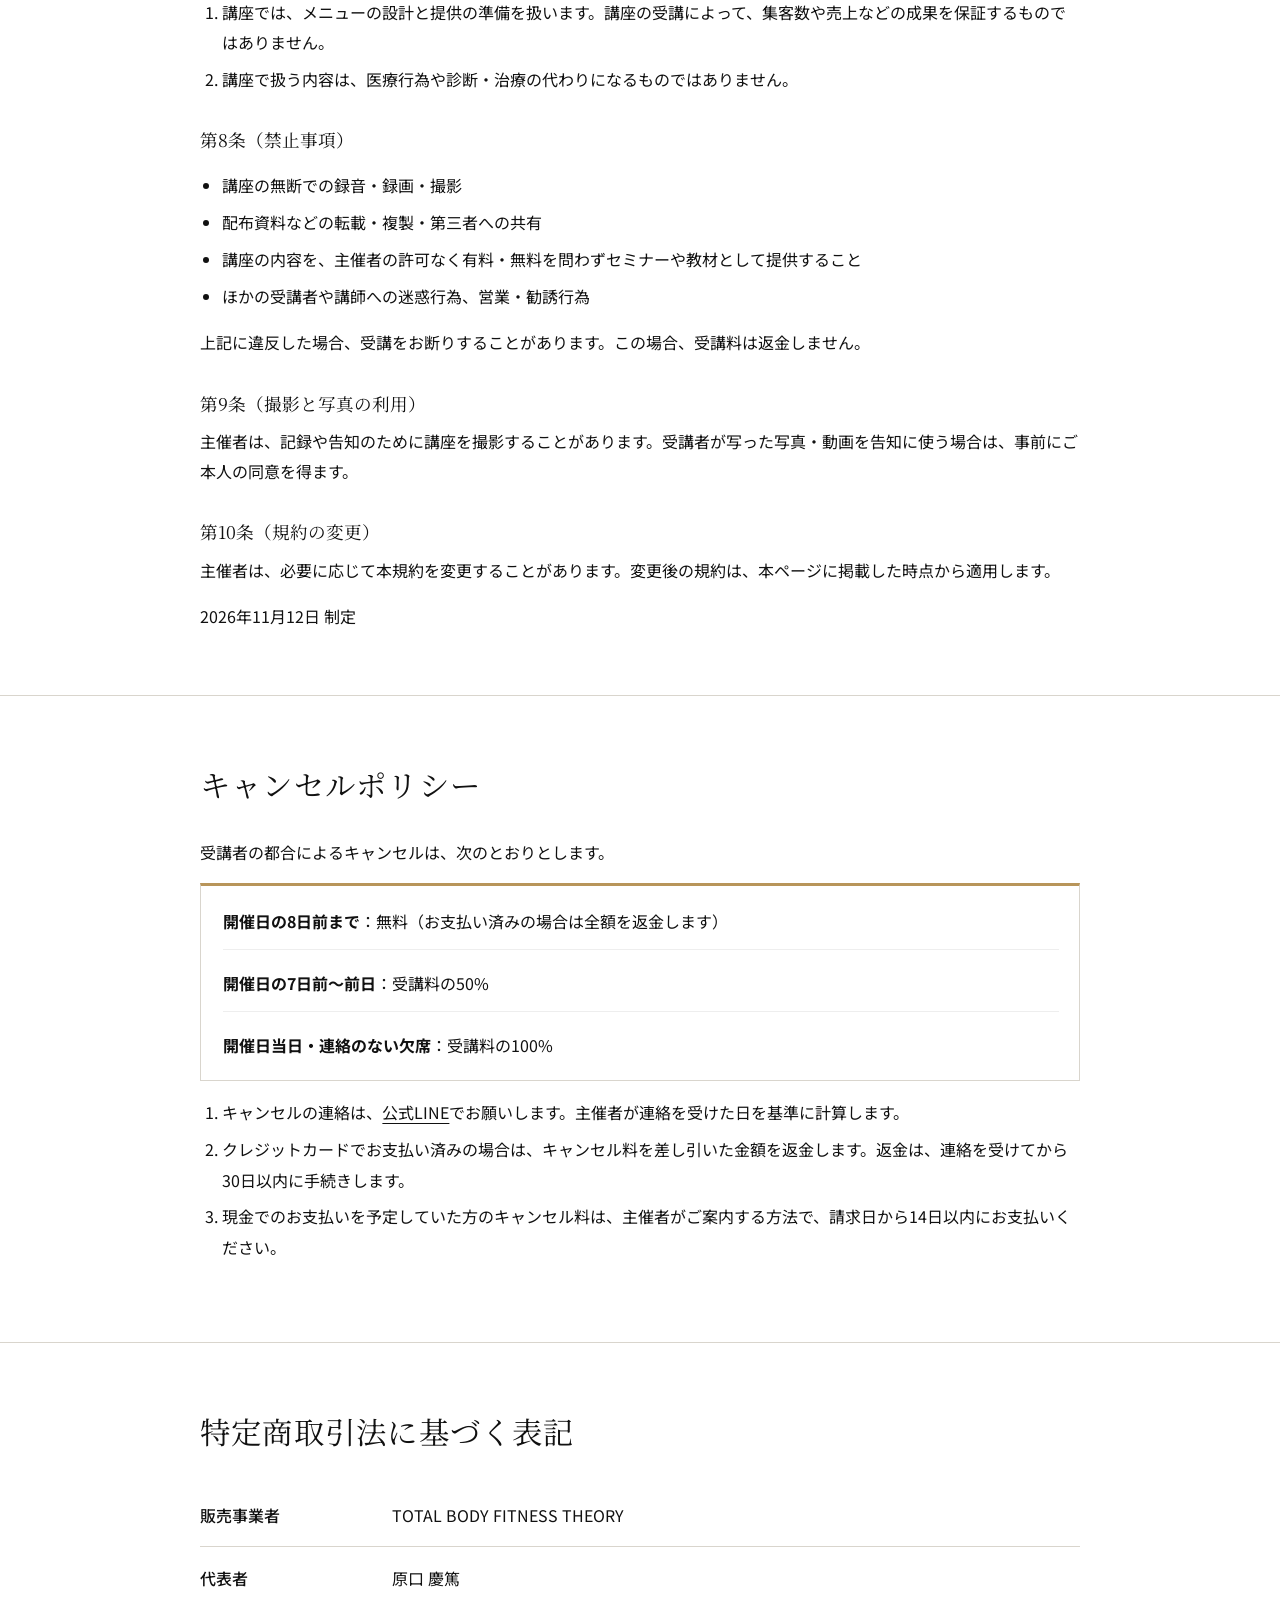
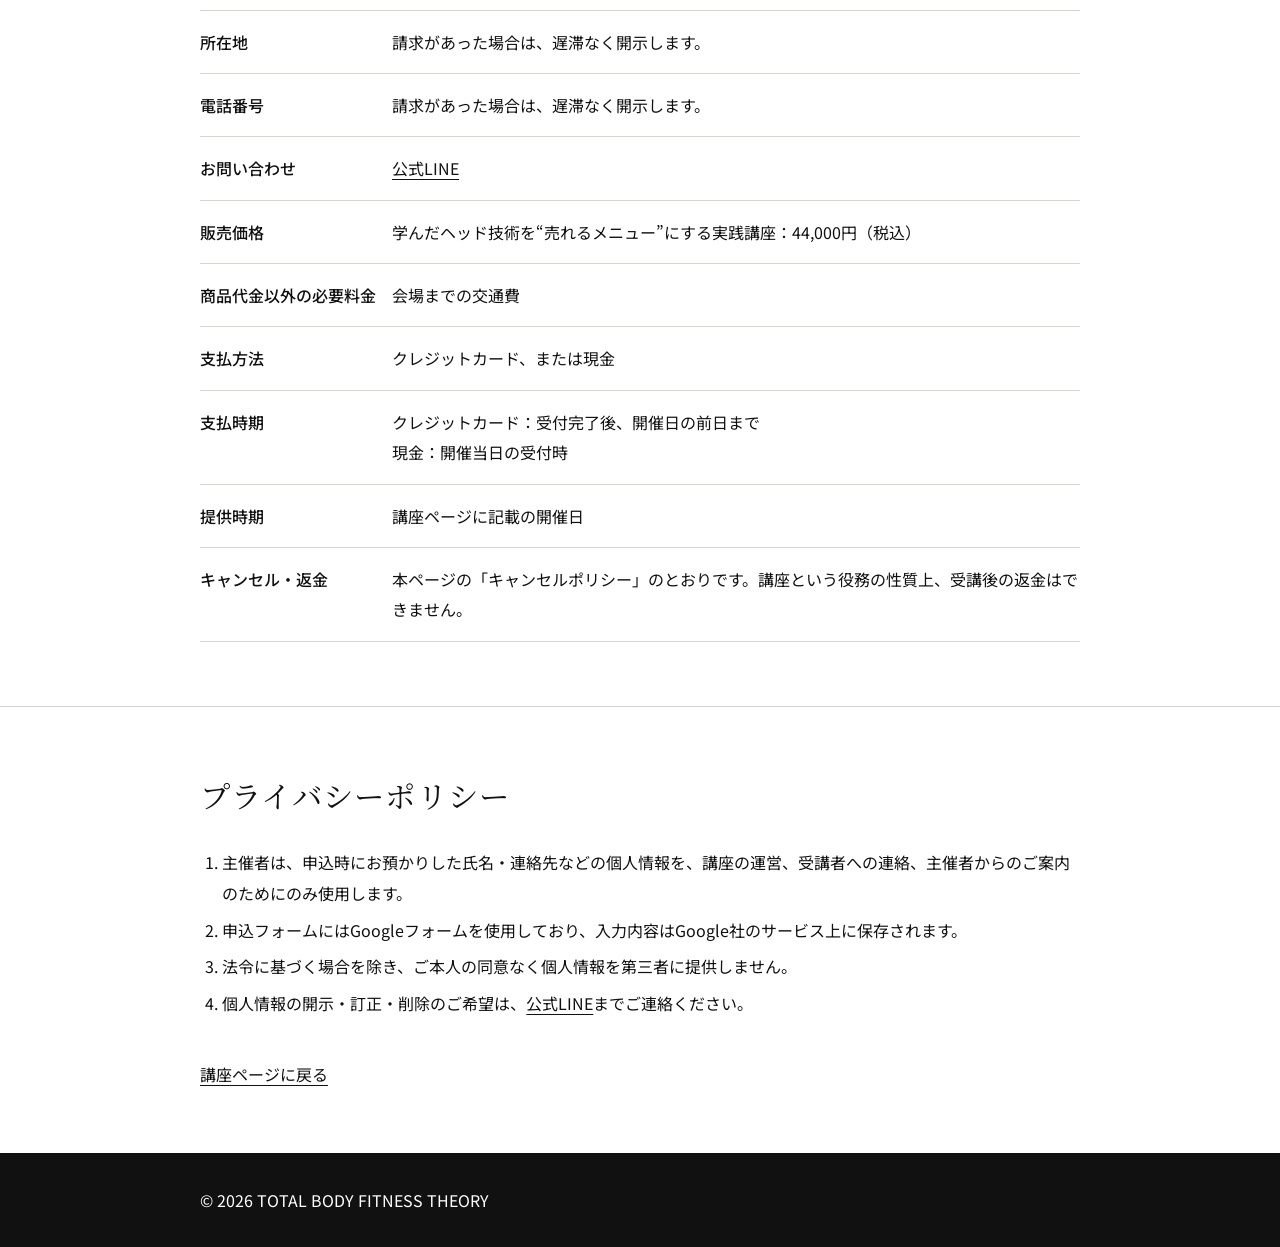
<file: legal/index.html>
<!doctype html>
<html lang="ja">
<head>
<meta charset="utf-8"><meta name="viewport" content="width=device-width,initial-scale=1,viewport-fit=cover">
<title>利用規約・キャンセルポリシー・特定商取引法に基づく表記｜学んだヘッド技術を“売れるメニュー”にする実践講座</title>
<meta name="description" content="学んだヘッド技術を“売れるメニュー”にする実践講座の利用規約、キャンセルポリシー、特定商取引法に基づく表記、プライバシーポリシー。">
<link rel="preconnect" href="https://fonts.googleapis.com"><link rel="preconnect" href="https://fonts.gstatic.com" crossorigin>
<link href="https://fonts.googleapis.com/css2?family=Noto+Sans+JP:wght@400;500&family=Noto+Serif+JP:wght@400&display=swap" rel="stylesheet">
<link rel="stylesheet" href="../assets/style.css">
<style>
body{font-family:'Noto Sans JP',sans-serif;font-size:16px;line-height:1.9}
.legal-head{padding:72px 0 56px}.legal-head h1{font-size:clamp(1.6rem,4vw,2.4rem)}
.legal-head nav{display:flex;flex-wrap:wrap;gap:12px 24px;margin-top:28px}
.legal-head nav a{color:#fff}
.legal section{padding:64px 0;scroll-margin-top:16px}
.legal h2{font-size:clamp(1.4rem,3vw,1.9rem);margin-bottom:28px}
.legal h3{font-size:1.1rem;margin:32px 0 8px}
.legal ol,.legal ul{padding-left:1.4em}.legal li+li{margin-top:.4em}
.legal table{width:100%;border-collapse:collapse}
.legal th,.legal td{text-align:left;vertical-align:top;padding:16px 0;border-bottom:1px solid #d9d5cd}
.legal th{width:12em;font-weight:500;padding-right:16px}
.fee{border:1px solid #d9d5cd;border-top:3px solid #B8955A;padding:8px 20px;margin:16px 0}
.fee li{list-style:none;margin:0;padding:12px 0;border-bottom:1px solid #eee}.fee li:last-child{border:0}
.fee{padding-left:20px}
.back{margin-top:40px}
@media(max-width:767px){.legal th,.legal td{display:block;width:auto;padding:4px 0}.legal th{padding-top:16px}.legal td{padding-bottom:16px}}
</style>
</head>
<body style="padding-bottom:0">
<header class="is-black legal-head"><div class="wrap narrow">
<p class="eyebrow">学んだヘッド技術を“売れるメニュー”にする実践講座</p>
<h1>利用規約・キャンセルポリシー</h1>
<nav aria-label="このページの目次"><a href="#terms">利用規約</a><a href="#cancel">キャンセルポリシー</a><a href="#tokushoho">特定商取引法に基づく表記</a><a href="#privacy">プライバシーポリシー</a></nav>
</div></header>
<main class="legal">

<section id="terms" class="is-white"><div class="wrap narrow">
<h2>利用規約</h2>
<h3>第1条（適用）</h3>
<p>本規約は、TOTAL BODY FITNESS THEORY（以下「主催者」）が開催する「学んだヘッド技術を“売れるメニュー”にする実践講座」（以下「講座」）の受講に関する条件を定めるものです。講座に申し込んだ方（以下「受講者」）は、本規約に同意したものとみなします。</p>
<h3>第2条（申込と成立）</h3>
<ol>
<li>申込は、講座ページに掲載する申込フォームから行います。</li>
<li>受講契約は、主催者が申込内容を確認し、受付完了の連絡をした時点で成立します。</li>
<li>講座は、主催者のセミナーを過去に受講した方を対象としています。対象に当てはまらない場合は、受付をお断りすることがあります。</li>
</ol>
<h3>第3条（受講料と支払い）</h3>
<ol>
<li>受講料は44,000円（税込）です。</li>
<li>お支払い方法は、クレジットカード、または現金です。</li>
<li>クレジットカードの場合は、受付完了後に主催者がご案内する方法で、開催日の前日までにお支払いください。現金の場合は、開催当日の受付でお支払いください。</li>
<li>会場までの交通費などは、受講者の負担となります。</li>
</ol>
<h3>第4条（受講形式）</h3>
<ol>
<li>受講形式は、会場での対面受講です。オンラインでの受講はありません。</li>
<li>所要時間は、講習6時間（昼休憩1時間を含めて7時間）。</li>
</ol>
<h3>第5条（キャンセル）</h3>
<p>受講者の都合によるキャンセルは、本ページの「キャンセルポリシー」のとおりとします。</p>
<h3>第6条（主催者による中止・変更）</h3>
<ol>
<li>講師の体調不良、天災、感染症の流行など、やむを得ない理由で講座を中止する場合は、お支払い済みの受講料の全額を返金します。</li>
<li>日程・会場・内容を変更する場合は、決まりしだいお知らせします。変更により受講できない場合は、お支払い済みの受講料の全額を返金します。</li>
<li>受講料以外の費用（交通費・宿泊費など）は補償しません。</li>
</ol>
<h3>第7条（講座の内容について）</h3>
<ol>
<li>講座では、メニューの設計と提供の準備を扱います。講座の受講によって、集客数や売上などの成果を保証するものではありません。</li>
<li>講座で扱う内容は、医療行為や診断・治療の代わりになるものではありません。</li>
</ol>
<h3>第8条（禁止事項）</h3>
<ul>
<li>講座の無断での録音・録画・撮影</li>
<li>配布資料などの転載・複製・第三者への共有</li>
<li>講座の内容を、主催者の許可なく有料・無料を問わずセミナーや教材として提供すること</li>
<li>ほかの受講者や講師への迷惑行為、営業・勧誘行為</li>
</ul>
<p>上記に違反した場合、受講をお断りすることがあります。この場合、受講料は返金しません。</p>
<h3>第9条（撮影と写真の利用）</h3>
<p>主催者は、記録や告知のために講座を撮影することがあります。受講者が写った写真・動画を告知に使う場合は、事前にご本人の同意を得ます。</p>
<h3>第10条（規約の変更）</h3>
<p>主催者は、必要に応じて本規約を変更することがあります。変更後の規約は、本ページに掲載した時点から適用します。</p>
<p>2026年11月12日 制定</p>
</div></section>

<section id="cancel" class="is-white" style="border-top:1px solid #d9d5cd"><div class="wrap narrow">
<h2>キャンセルポリシー</h2>
<p>受講者の都合によるキャンセルは、次のとおりとします。</p>
<ul class="fee">
<li><strong>開催日の8日前まで</strong>：無料（お支払い済みの場合は全額を返金します）</li>
<li><strong>開催日の7日前〜前日</strong>：受講料の50%</li>
<li><strong>開催日当日・連絡のない欠席</strong>：受講料の100%</li>
</ul>
<ol>
<li>キャンセルの連絡は、<a href="https://lin.ee/Tzghten" rel="noopener">公式LINE</a>でお願いします。主催者が連絡を受けた日を基準に計算します。</li>
<li>クレジットカードでお支払い済みの場合は、キャンセル料を差し引いた金額を返金します。返金は、連絡を受けてから30日以内に手続きします。</li>
<li>現金でのお支払いを予定していた方のキャンセル料は、主催者がご案内する方法で、請求日から14日以内にお支払いください。</li>
</ol>
</div></section>

<section id="tokushoho" class="is-white" style="border-top:1px solid #d9d5cd"><div class="wrap narrow">
<h2>特定商取引法に基づく表記</h2>
<table>
<tr><th scope="row">販売事業者</th><td>TOTAL BODY FITNESS THEORY</td></tr>
<tr><th scope="row">代表者</th><td>原口 慶篤</td></tr>
<tr><th scope="row">所在地</th><td>請求があった場合は、遅滞なく開示します。</td></tr>
<tr><th scope="row">電話番号</th><td>請求があった場合は、遅滞なく開示します。</td></tr>
<tr><th scope="row">お問い合わせ</th><td><a href="https://lin.ee/Tzghten" rel="noopener">公式LINE</a></td></tr>
<tr><th scope="row">販売価格</th><td>学んだヘッド技術を“売れるメニュー”にする実践講座：44,000円（税込）</td></tr>
<tr><th scope="row">商品代金以外の必要料金</th><td>会場までの交通費</td></tr>
<tr><th scope="row">支払方法</th><td>クレジットカード、または現金</td></tr>
<tr><th scope="row">支払時期</th><td>クレジットカード：受付完了後、開催日の前日まで<br>現金：開催当日の受付時</td></tr>
<tr><th scope="row">提供時期</th><td>講座ページに記載の開催日</td></tr>
<tr><th scope="row">キャンセル・返金</th><td>本ページの「キャンセルポリシー」のとおりです。講座という役務の性質上、受講後の返金はできません。</td></tr>
</table>
</div></section>

<section id="privacy" class="is-white" style="border-top:1px solid #d9d5cd"><div class="wrap narrow">
<h2>プライバシーポリシー</h2>
<ol>
<li>主催者は、申込時にお預かりした氏名・連絡先などの個人情報を、講座の運営、受講者への連絡、主催者からのご案内のためにのみ使用します。</li>
<li>申込フォームにはGoogleフォームを使用しており、入力内容はGoogle社のサービス上に保存されます。</li>
<li>法令に基づく場合を除き、ご本人の同意なく個人情報を第三者に提供しません。</li>
<li>個人情報の開示・訂正・削除のご希望は、<a href="https://lin.ee/Tzghten" rel="noopener">公式LINE</a>までご連絡ください。</li>
</ol>
<p class="back"><a href="../">講座ページに戻る</a></p>
</div></section>
</main>
<footer class="is-black" style="padding:32px 0"><div class="wrap narrow"><p>© 2026 TOTAL BODY FITNESS THEORY</p></div></footer>
</body>
</html>
</file>
<file: assets/style.css>
:root{--gold:#B8955A;font-family:'Noto Sans JP',sans-serif;color:#111111;background:#FFFFFF;font-size:16px;line-height:1.9;font-weight:400;font-synthesis:none}
*,*::before,*::after{box-sizing:border-box}html{scroll-behavior:smooth}body{margin:0;overflow-wrap:anywhere}h1,h2,h3,p,figure{margin:0}h1,h2,h3{font-family:'Noto Serif JP',serif;font-weight:400;line-height:1.6;word-break:keep-all;overflow-wrap:anywhere}h1{font-size:clamp(2rem,4.8vw,4rem);letter-spacing:.07em;line-height:1.65}h2{font-size:clamp(1.6rem,2.8vw,2.5rem);margin-bottom:2.5rem;letter-spacing:.04em}h3{font-size:1.25rem;margin-bottom:.8rem}p+p{margin-top:1rem}a{color:inherit;text-underline-offset:.25em}a:hover{text-decoration-thickness:2px}:focus-visible{outline:3px solid #287CB8;outline-offset:6px}.is-black :focus-visible{outline-color:#E8C98C}section{padding:100px 0;scroll-margin-top:24px}.is-black{background:#111111;color:#FFFFFF;--line:#44413b;color-scheme:dark}.is-white{background:#FFFFFF;color:#111111;--line:#d9d5cd;color-scheme:light}.wrap{width:min(1120px,calc(100% - 80px));margin-inline:auto}.narrow{max-width:880px}.split{display:grid;grid-template-columns:1fr 1fr;gap:64px;align-items:center}.split>*{min-width:0}.hero{padding:100px 0 110px}.hero .wrap{position:relative}.hero .wrap::before{content:'';display:block;width:56px;height:2px;background:var(--gold);margin-bottom:32px}.eyebrow{color:#D4B77F;letter-spacing:.15em;margin-bottom:28px}.course-name{font-family:'Noto Serif JP',serif;font-size:1.2rem;margin:28px 0}.hero-copy{max-width:760px;margin:28px 0 32px}.hero-copy p+p{margin-top:.35rem}.price{display:flex;align-items:baseline;gap:8px 16px;flex-wrap:wrap;margin:28px 0}.price strong{font-family:'Outfit','Noto Sans JP',sans-serif;font-weight:300;font-size:clamp(2.5rem,5vw,4.5rem);letter-spacing:.02em;line-height:1.2}.btn{display:inline-flex;align-items:center;justify-content:center;gap:20px;min-height:60px;padding:16px 28px;border:1px solid var(--gold);background:#FFFFFF;color:#111111;text-decoration:none;text-align:center;font-weight:500;max-width:100%;transition:background .2s}.btn:hover{background:#ece9e3}.pending{background:transparent;color:#dedbd4;border-color:#77736c;cursor:default}.cta-group{display:flex;flex-direction:column;align-items:center;gap:16px;margin-top:40px}.worries{display:grid;grid-template-columns:1fr 1fr;gap:0 48px;padding:0;list-style:none}.worries li{border-bottom:1px solid var(--line);padding:24px 0 24px 32px;position:relative}.worries li::before{content:'✓';position:absolute;left:0;color:#111111}.closing{margin-top:40px}.diagram{list-style:none;margin:0;padding:0}.diagram li{border:1px solid var(--line);border-left:2px solid var(--gold);padding:20px;text-align:center;position:relative}.diagram li+li{margin-top:34px}.diagram li+li::before{content:'↓';position:absolute;top:-36px;left:calc(50% - 8px);color:var(--gold)}.worksheet{padding:24px 32px;list-style:none;border:1px solid var(--line);border-top:3px solid var(--gold);counter-reset:sheet}.worksheet li{display:grid;grid-template-columns:1fr 1fr;gap:24px;padding:20px 0;border-bottom:1px solid var(--line)}.blank{color:#626262;border-bottom:1px dotted #aaa;padding-bottom:4px}.note{margin-top:24px;color:inherit}.steps{list-style:none;padding:0;margin:20px 0 0}.steps li{display:grid;grid-template-columns:160px 1fr;gap:32px;border-bottom:1px solid var(--line);padding:32px 0}.number{font-family:'Outfit',sans-serif;font-size:2.1rem;font-weight:300;line-height:1.4;color:var(--gold)}.target-card{border-top:2px solid var(--gold);padding-top:32px}ul{padding-left:1.3em}li+li{margin-top:.7em}.photo{display:block;width:100%;height:auto;aspect-ratio:var(--ratio,4/3);object-fit:cover;object-position:var(--focus,50% 50%)}.hero .photo{margin-top:48px;max-width:720px}figcaption{margin-top:12px;color:#d6d2ca}figure{min-width:0}.policy{border-left:1px solid var(--gold);padding-left:24px;margin-top:28px}.timeline{display:grid;grid-template-columns:repeat(4,minmax(0,1fr));list-style:none;padding:0;gap:28px;margin-top:48px}.timeline li{margin:0;border-top:1px solid var(--gold);padding-top:20px}.timeline .number{display:block;margin-bottom:20px}.timeline h3{font-size:1.1rem}.overview{margin:36px 0}.overview>div{display:grid;grid-template-columns:190px 1fr;gap:24px;border-bottom:1px solid var(--line);padding:20px 0}.overview dt{color:#dedbd4}.overview dd{margin:0;min-width:0}details{border-bottom:1px solid var(--line);padding:24px 0}summary{cursor:pointer;font-weight:500;min-height:32px}details p{margin:20px 0 0 24px}summary::marker{color:#111111}.final{text-align:center}.final .price{justify-content:center}.final .course-name{margin-top:40px}.footer{padding:40px 0}.footer nav{display:flex;flex-wrap:wrap;gap:16px 28px;margin:20px 0}.placeholder{display:inline-block;border:1px dashed var(--gold);padding:3px 8px;font-size:16px;line-height:1.8}.is-black .placeholder{color:#e1c48f}.draft-bar{background:#292723;color:#FFFFFF;padding:10px 20px;text-align:center;font-size:16px}.sticky-cta{display:none}.skip-link{position:fixed;left:16px;top:-200px;padding:12px;background:white;color:black;z-index:20}.skip-link:focus{top:16px}.sr-only{position:absolute;width:1px;height:1px;padding:0;margin:-1px;overflow:hidden;clip-path:inset(50%);white-space:nowrap;border:0}
@media(max-width:767px){body{padding-bottom:calc(124px + env(safe-area-inset-bottom,0px))}.wrap{width:calc(100% - 40px)}section{padding:64px 0}.hero{padding:56px 0 72px}h1{font-size:clamp(1.85rem,6vw,2.6rem)}h2{margin-bottom:28px}.split{grid-template-columns:minmax(0,1fr);gap:36px}.worries{grid-template-columns:1fr}.worksheet{padding:12px 20px}.worksheet li{grid-template-columns:1fr;gap:8px}.steps li{grid-template-columns:1fr;gap:12px;padding:28px 0}.number{font-size:1.8rem}.timeline{grid-template-columns:1fr;gap:0}.timeline li{display:grid;grid-template-columns:48px 1fr;gap:16px;border-top:0;border-left:1px solid var(--gold);padding:0 0 32px 20px}.timeline li:last-child{padding-bottom:0}.timeline .number{margin:0}.overview>div{grid-template-columns:1fr;gap:8px}.overview dt{font-weight:500}.photo{object-position:var(--focus-m,var(--focus,50% 50%))}.btn{width:100%;padding-inline:16px}.price{gap:8px}.price strong{font-size:2.8rem}.sticky-cta{position:fixed;bottom:0;left:0;right:0;display:grid;grid-template-columns:minmax(0,1fr) minmax(0,1fr);align-items:center;gap:12px;min-height:100px;padding:12px 16px calc(12px + env(safe-area-inset-bottom,0px));z-index:10;background:#111111;color:white;border-top:1px solid var(--gold)}.sticky-cta p{font-size:16px;line-height:1.6}.sticky-cta p span{display:block}.sticky-cta .btn{font-size:16px;padding:12px 8px;min-height:56px}.sticky-cta[hidden]{display:none}.footer{padding-block:32px}.footer nav{flex-direction:column;align-items:flex-start}}
@media(prefers-reduced-motion:reduce){html{scroll-behavior:auto}*,*::before,*::after{animation:none!important;transition:none!important}}
/* ---- Motion (only when JS adds .motion and the user has not asked for reduced motion) */
.progress{position:fixed;top:0;left:0;right:0;height:2px;background:var(--gold);transform-origin:0 50%;transform:scaleX(0);z-index:30;pointer-events:none}
.motion .rv{opacity:0;transform:translateY(22px);transition:opacity .8s cubic-bezier(.2,.7,.2,1) var(--d,0ms),transform .8s cubic-bezier(.2,.7,.2,1) var(--d,0ms)}
.motion .rv.in{opacity:1;transform:none}
/* Hero entrance */
@keyframes mp-rise{from{opacity:0;transform:translateY(26px)}to{opacity:1;transform:none}}
@keyframes mp-draw{from{transform:scaleX(0)}to{transform:scaleX(1)}}
@keyframes mp-glow{0%,100%{opacity:.55;transform:translate(0,0) scale(1)}50%{opacity:.9;transform:translate(-4%,3%) scale(1.08)}}
.hero{position:relative;overflow:hidden;isolation:isolate}
.hero::after{content:'';position:absolute;z-index:-1;width:70vmax;height:70vmax;right:-28vmax;top:-30vmax;border-radius:50%;background:radial-gradient(circle,rgba(184,149,90,.16),rgba(184,149,90,0) 62%);pointer-events:none}
.motion .hero::after{animation:mp-glow 14s ease-in-out infinite}
.motion .hero .wrap::before{transform-origin:0 50%;animation:mp-draw 1s cubic-bezier(.2,.7,.2,1) both}
.motion .hero .wrap>*{animation:mp-rise 1s cubic-bezier(.2,.7,.2,1) both}
.motion .hero .eyebrow{animation-delay:.15s}.motion .hero h1{animation-delay:.3s}.motion .hero .course-name{animation-delay:.55s}.motion .hero .hero-copy{animation-delay:.7s}.motion .hero .price{animation-delay:.85s}.motion .hero .btn{animation-delay:1s}
/* Gold details that draw in */
.motion .diagram li.rv{border-left-color:transparent;transition-property:opacity,transform,border-color}
.motion .diagram li.rv.in{border-left-color:var(--gold)}
.motion .diagram li+li::before{transition:opacity .5s var(--d,0ms),transform .5s var(--d,0ms);opacity:0;transform:translateY(-8px)}
.motion .diagram li.in+li.in::before,.motion .diagram li+li.in::before{opacity:1;transform:none}
.motion .worksheet li .blank{background:linear-gradient(currentColor,currentColor) 0 100%/0 1px no-repeat;border-bottom-color:transparent;transition:background-size 1s ease calc(var(--d,0ms) + .3s)}
.motion .worksheet li.in .blank{background-size:100% 1px}
.motion .steps li .number{display:inline-block;position:relative}
.motion .steps li .number::after{content:'';position:absolute;left:0;bottom:-4px;height:1px;width:100%;background:var(--gold);transform:scaleX(0);transform-origin:0 50%;transition:transform .9s ease calc(var(--d,0ms) + .25s)}
.motion .steps li.in .number::after{transform:scaleX(1)}
.motion .timeline li.rv{border-color:transparent;transition-property:opacity,transform,border-color}
.motion .timeline li.rv.in{border-color:var(--gold)}
.motion figure.rv .photo{transform:scale(1.06);transition:transform 1.6s cubic-bezier(.2,.7,.2,1)}
.motion figure.rv.in .photo{transform:none}
figure{overflow:hidden}
/* Buttons: gentle sweep and arrow nudge */
.btn:not(.pending){position:relative;overflow:hidden;isolation:isolate}
.btn:not(.pending)::before{content:'';position:absolute;inset:0;z-index:-1;background:linear-gradient(100deg,transparent 30%,rgba(184,149,90,.22) 50%,transparent 70%);transform:translateX(-100%);transition:transform .7s ease}
.btn:not(.pending):hover::before,.btn:not(.pending):focus-visible::before{transform:translateX(100%)}
.btn span[aria-hidden]{display:inline-block;transition:transform .3s ease}
.btn:hover span[aria-hidden]{transform:translateY(3px)}
details summary{transition:color .2s}details p{animation:none}
.motion details[open] p{animation:mp-rise .45s ease both}
@keyframes mp-up{from{transform:translateY(100%)}to{transform:none}}
.motion .sticky-cta:not([hidden]){animation:mp-up .45s cubic-bezier(.2,.7,.2,1) both}
@media(prefers-reduced-motion:reduce){.hero::after{animation:none}.progress{display:none}}
/* ---- Head course additions */
.hero-date{display:inline-flex;flex-wrap:wrap;align-items:baseline;gap:4px 14px;border-top:1px solid var(--gold);border-bottom:1px solid var(--gold);padding:12px 0;margin:0 0 28px;font-family:'Outfit','Noto Sans JP',sans-serif;font-size:1.15rem;letter-spacing:.04em}
.hero-date span{color:#D4B77F;font-size:.9rem;letter-spacing:.15em}
.motion .hero .hero-date{animation-delay:.62s}
.materials{margin-top:48px;background:#f6f4f0;padding:28px 32px}
.materials h3{margin-bottom:16px}
.materials ol{display:grid;grid-template-columns:1fr 1fr;gap:10px 32px;padding-left:1.4em;margin:0 0 16px}
.materials li{margin:0}
.prework-label{margin-top:32px}
.timetable{list-style:none;padding:0;margin:8px 0 0;border-left:1px solid var(--gold)}
.timetable li{display:grid;grid-template-columns:150px 1fr;gap:24px;padding:20px 0 20px 28px;margin:0;position:relative;border-bottom:1px solid var(--line)}
.timetable li::before{content:'';position:absolute;left:-4px;top:30px;width:7px;height:7px;border-radius:50%;background:var(--gold)}
.timetable .time{font-family:'Outfit',sans-serif;font-size:1.05rem;letter-spacing:.03em;color:#111;padding-top:2px}
.timetable h4{font-family:'Noto Serif JP',serif;font-weight:500;font-size:1.15rem;margin:0 0 6px}
.timetable p{margin:0}
.timetable li.part{display:block;background:#111;color:#fff;padding:14px 20px 14px 28px;border-bottom:0;margin-top:24px}
.timetable li.part:first-child{margin-top:0}
.timetable li.part::before{top:50%;margin-top:-4px}
.timetable li.part h3{margin:0;font-size:1.05rem;letter-spacing:.05em}
@media(max-width:767px){.materials{padding:22px 20px}.materials ol{grid-template-columns:1fr}.timetable li{grid-template-columns:1fr;gap:4px;padding:18px 0 18px 20px}.timetable li.part{padding:12px 16px 12px 20px}.hero-date{font-size:1.05rem}}
.guest{margin-top:56px;padding-top:40px;border-top:3px solid #B8955A}
.guest h3{margin:8px 0 20px;font-size:clamp(1.15rem,2.6vw,1.5rem);line-height:1.6}
</file>
